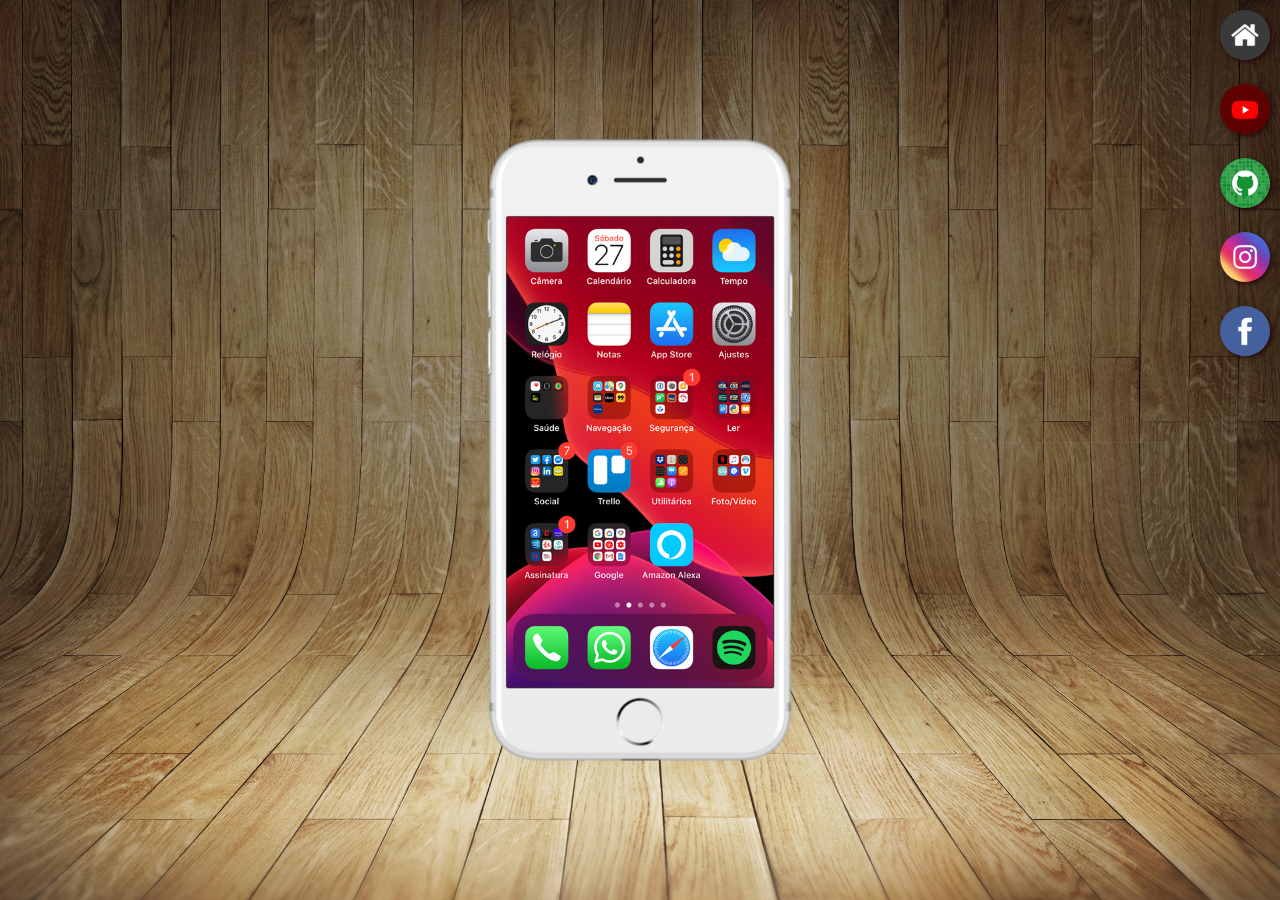
<file: index.html>
<!DOCTYPE html>
<html lang="pt-br">
<head>
    <meta charset="UTF-8">
    <meta name="viewport" content="width=device-width, initial-scale=1.0">
    <title>Projeto Redes Socias</title>
    <link rel="stylesheet" href="estilos/style.css">
    <link rel="shortcut icon" href="favicon.ico" type="image/x-icon">
</head>
<body>
    <main>
        <section id="telefone">
            <iframe src="home.html" name="tela" id="tela" frameborder="0"> Seu navegador não é compatível com isso</iframe>
           
        </section>

        <section id="redes-sociais">
            <a href="home.html" target="tela"><img src="imagens/logo-home.jpg" alt="Home"></a><br>

            <a href="youtube.html" target="tela"><img src="imagens/logo-youtube.jpg" alt="YouTube"></a><br>


            <a href="github.html" target="tela"><img src="imagens/logo-github.jpg" alt="GitHub"></a><br>

            <a href="instagram.html" target="tela"><img src="imagens/logo-instagram.jpg" alt="Instagram"></a><br>

            <a href="facebook.html" target="tela"><img src="imagens/logo-facebook.jpg" alt="Facebook"></a>

        </section>
    </main>
</body>
</html>
</file>
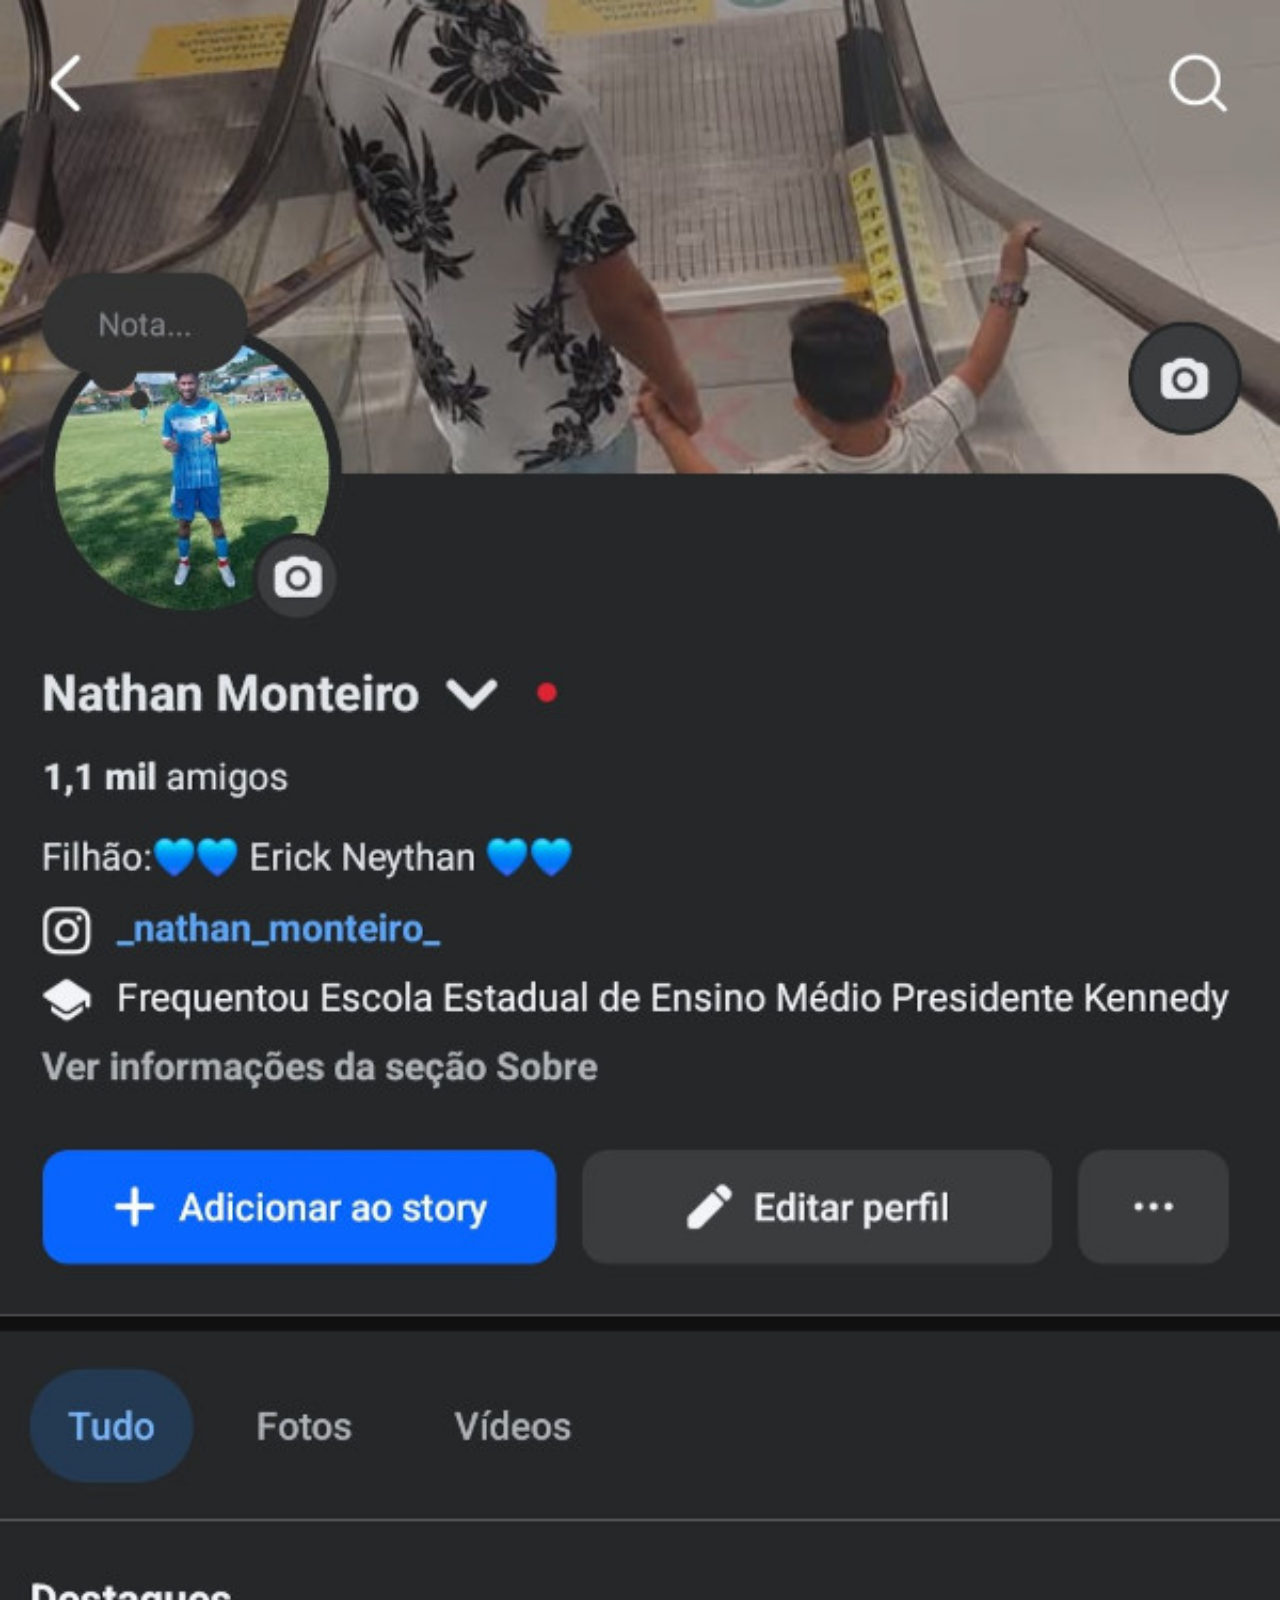
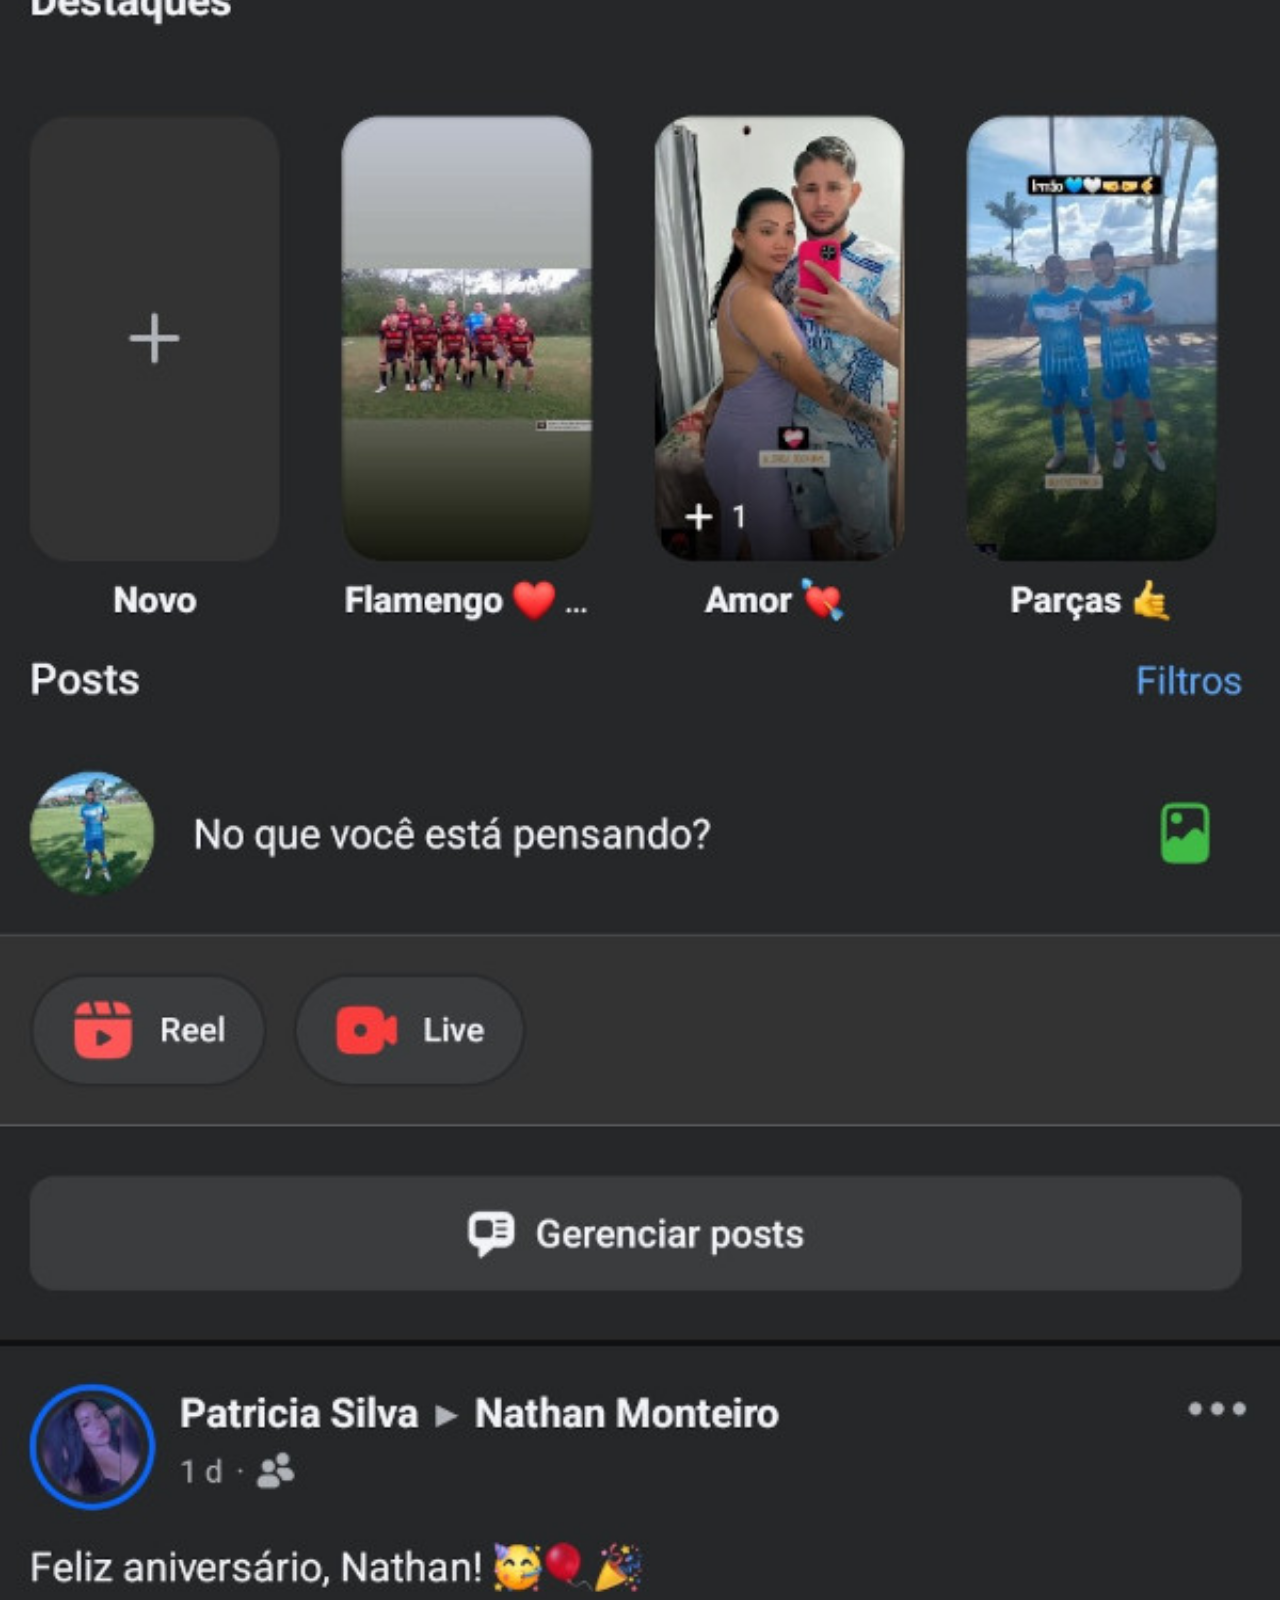
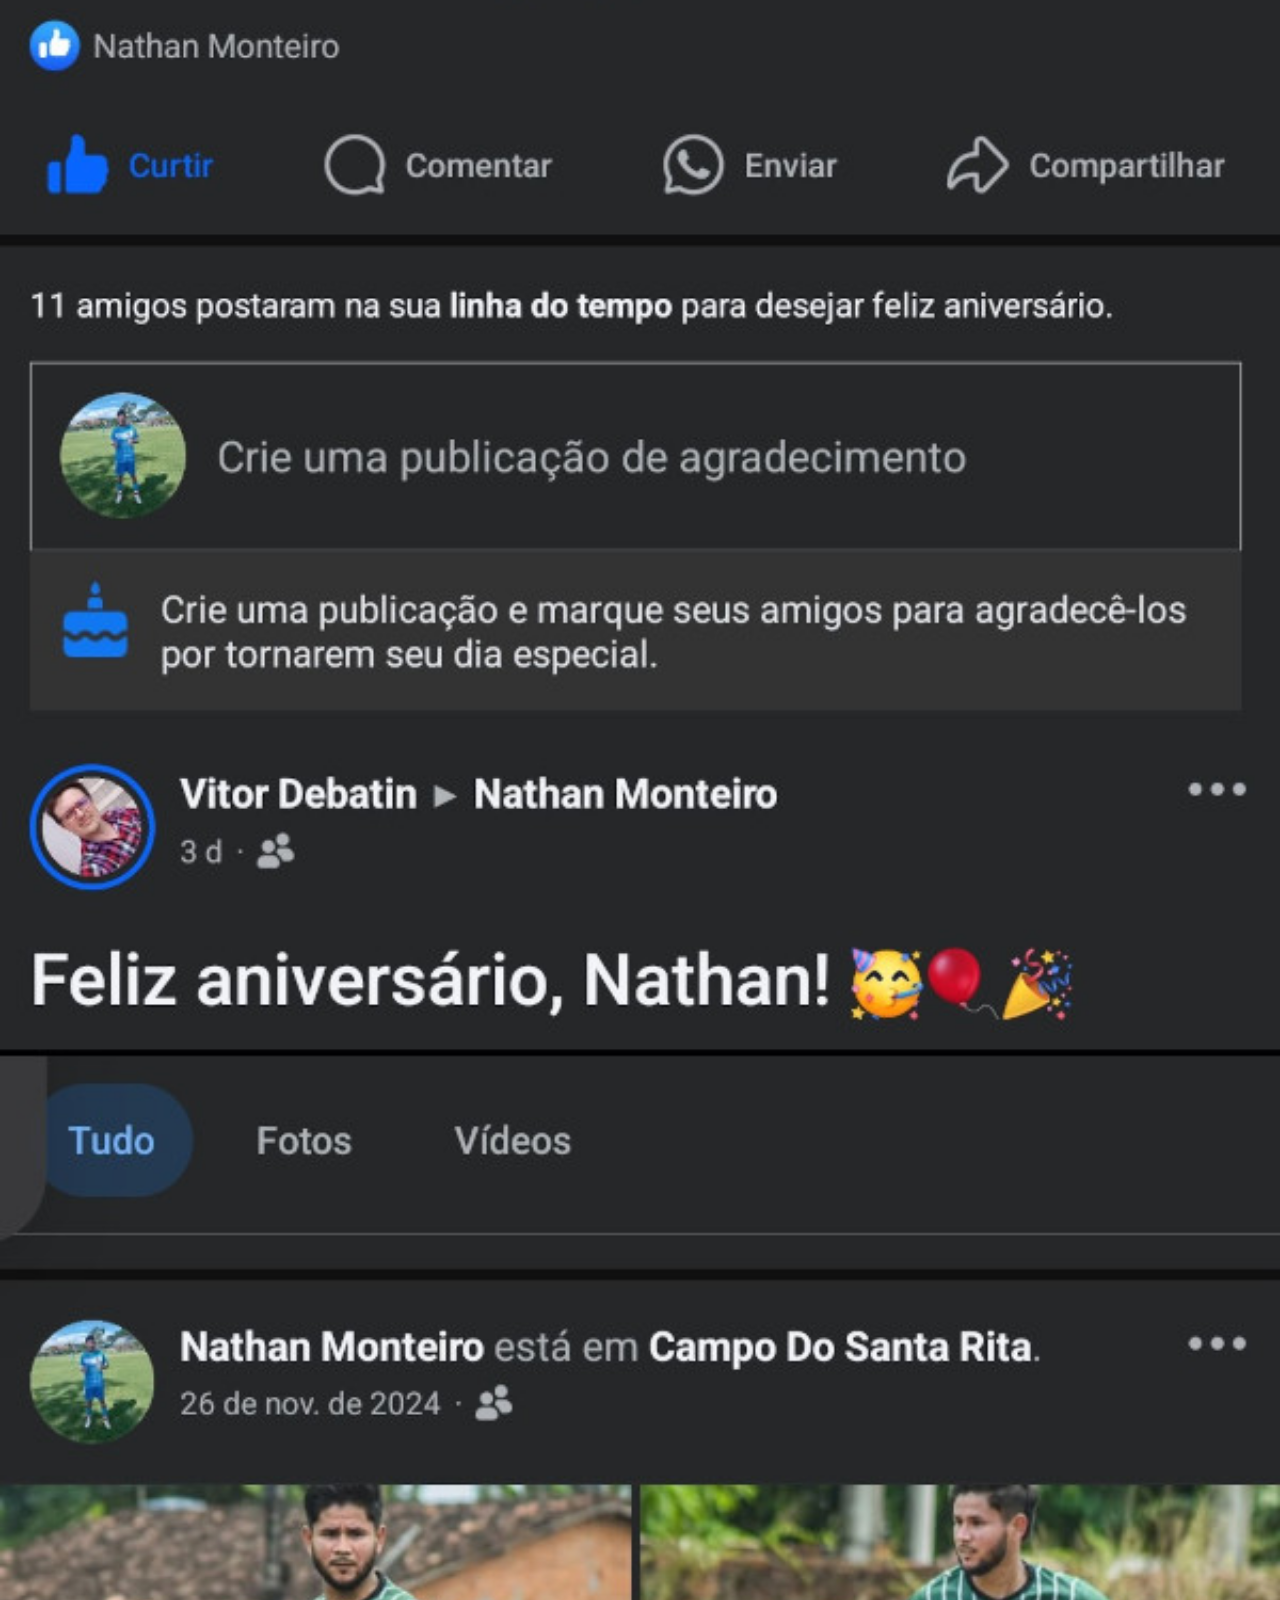
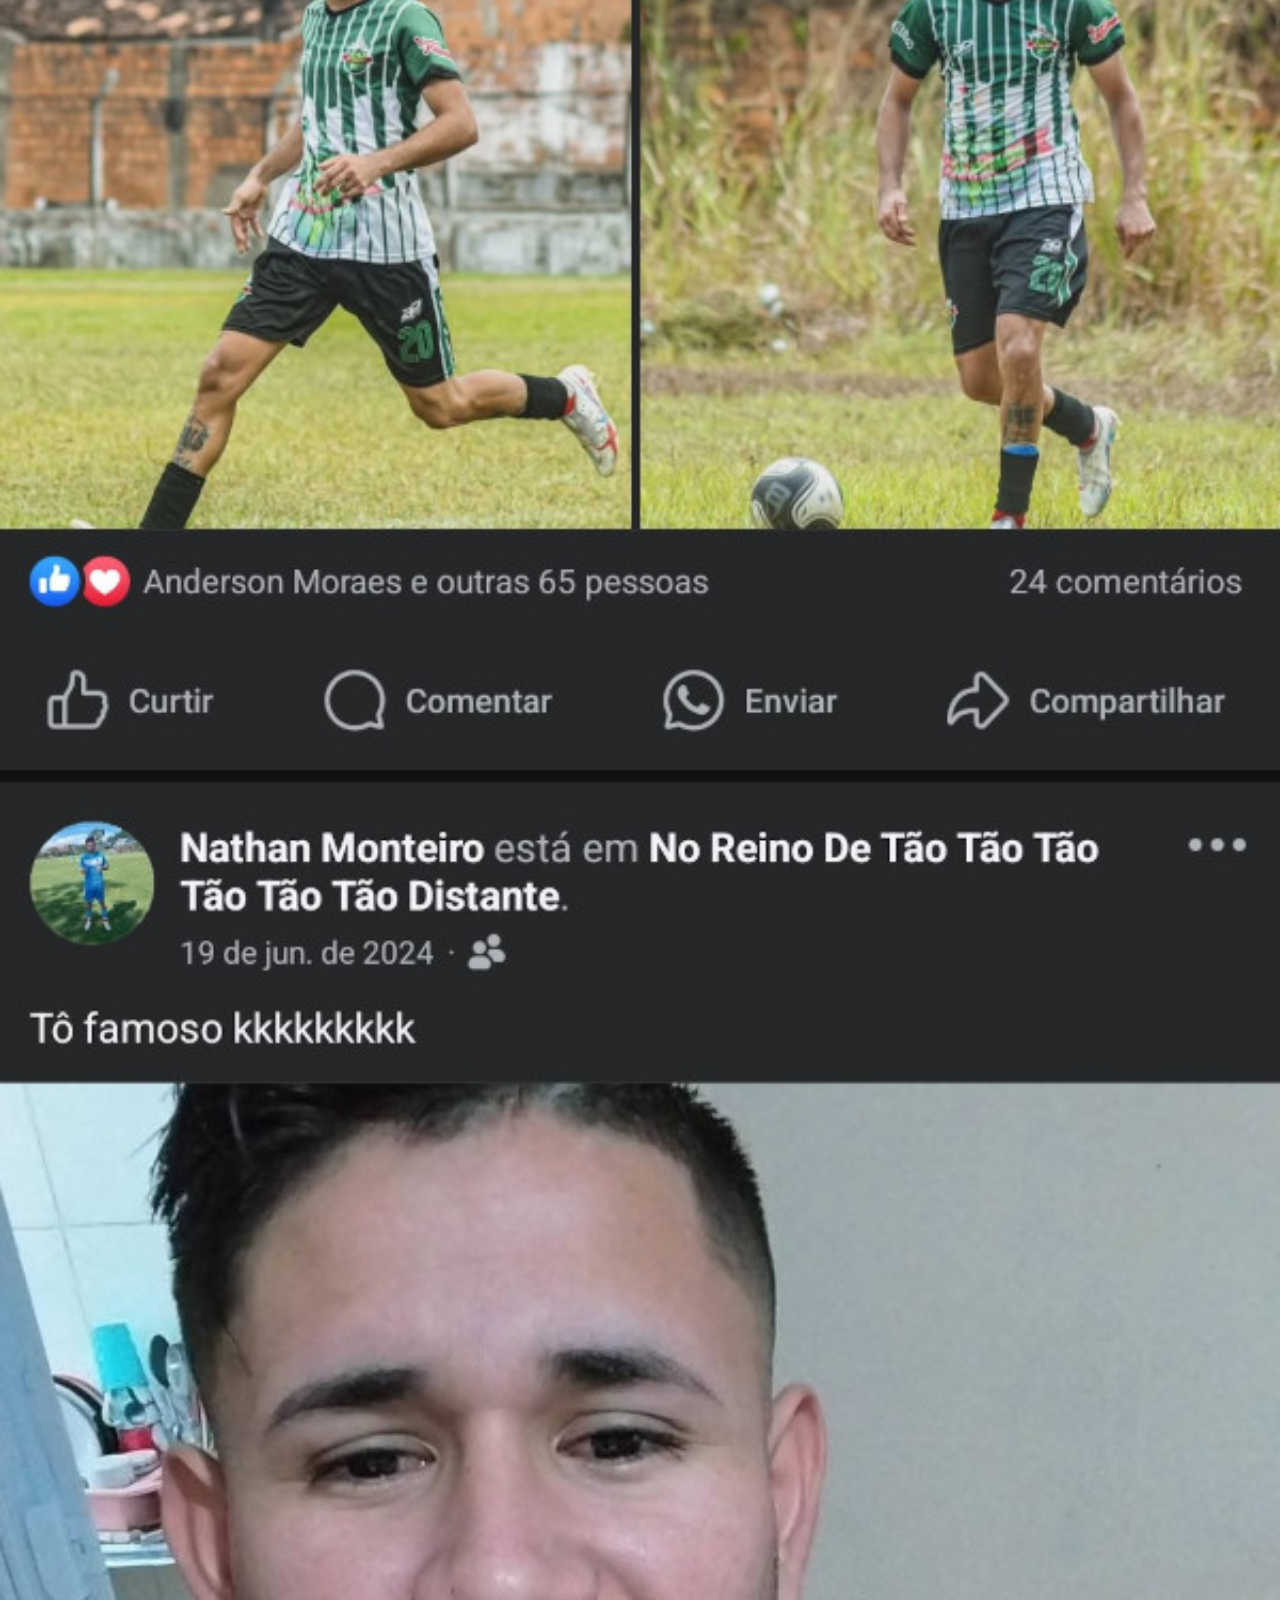
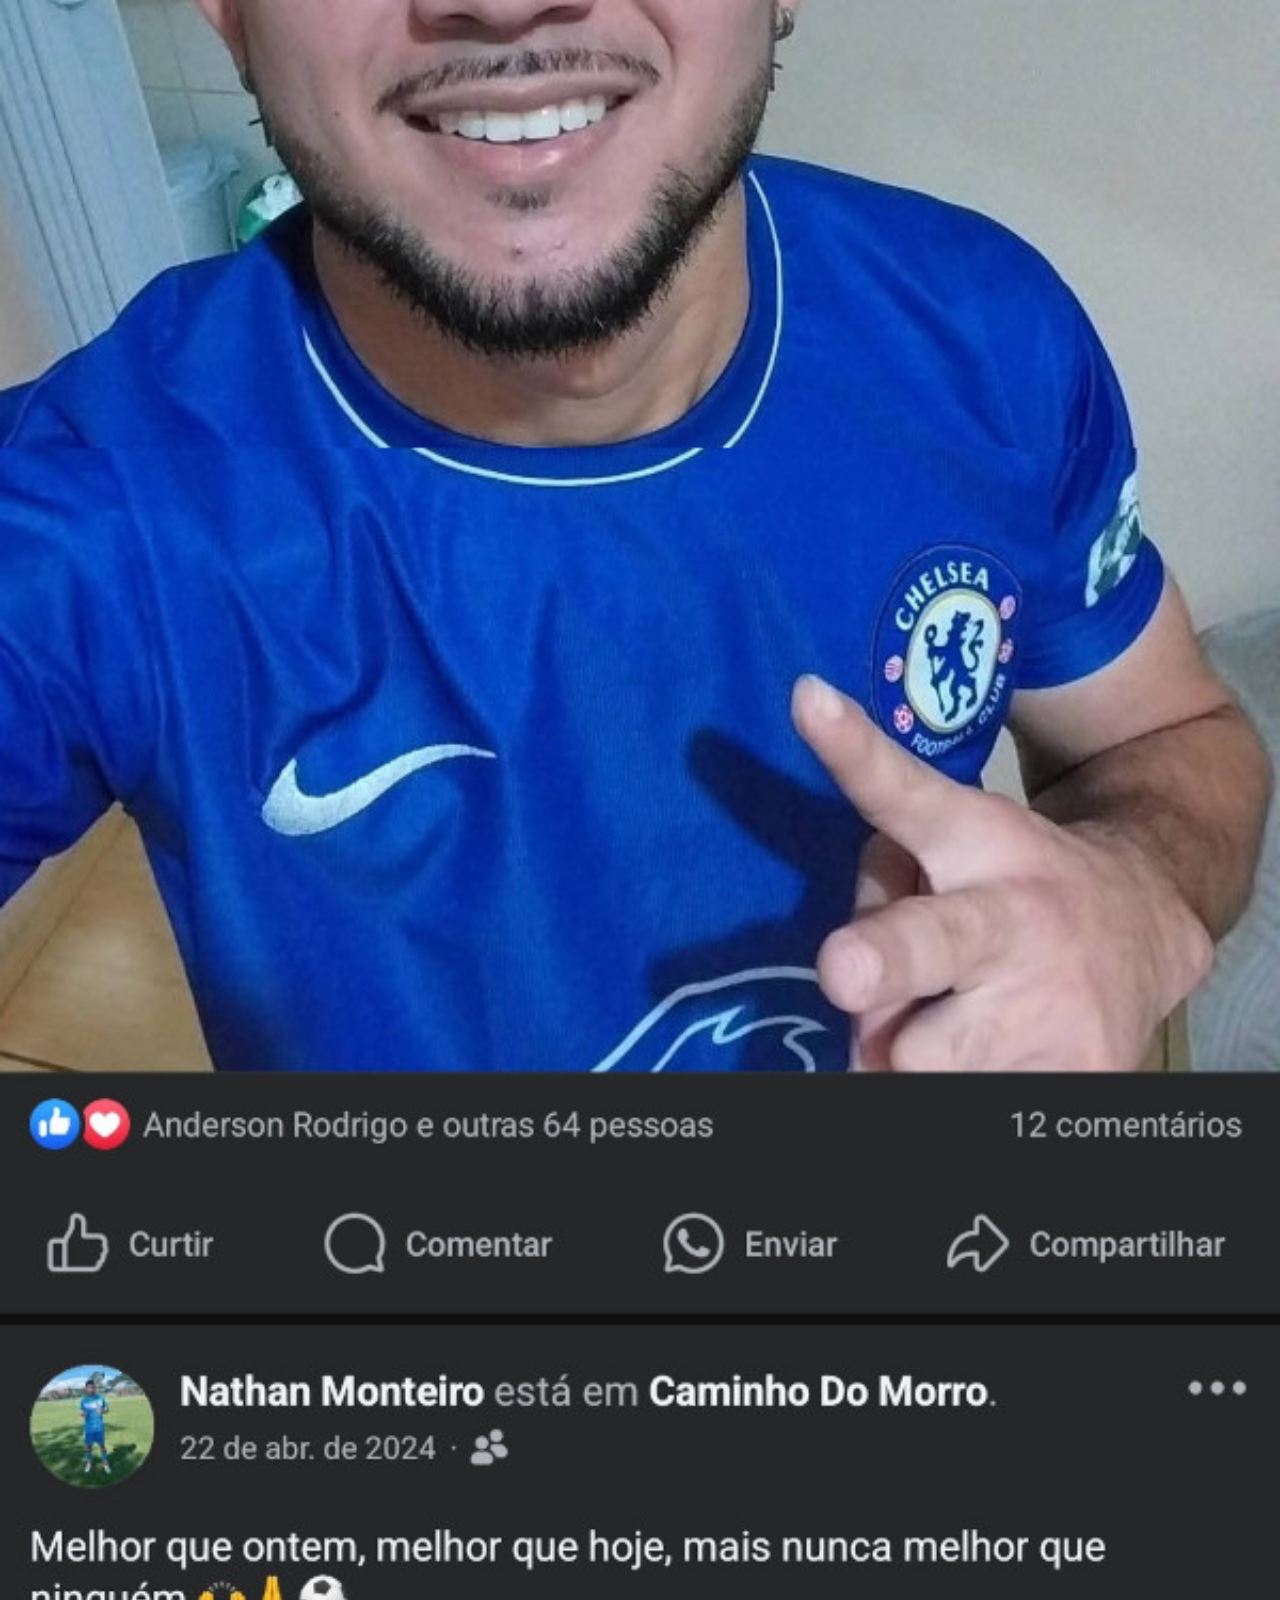
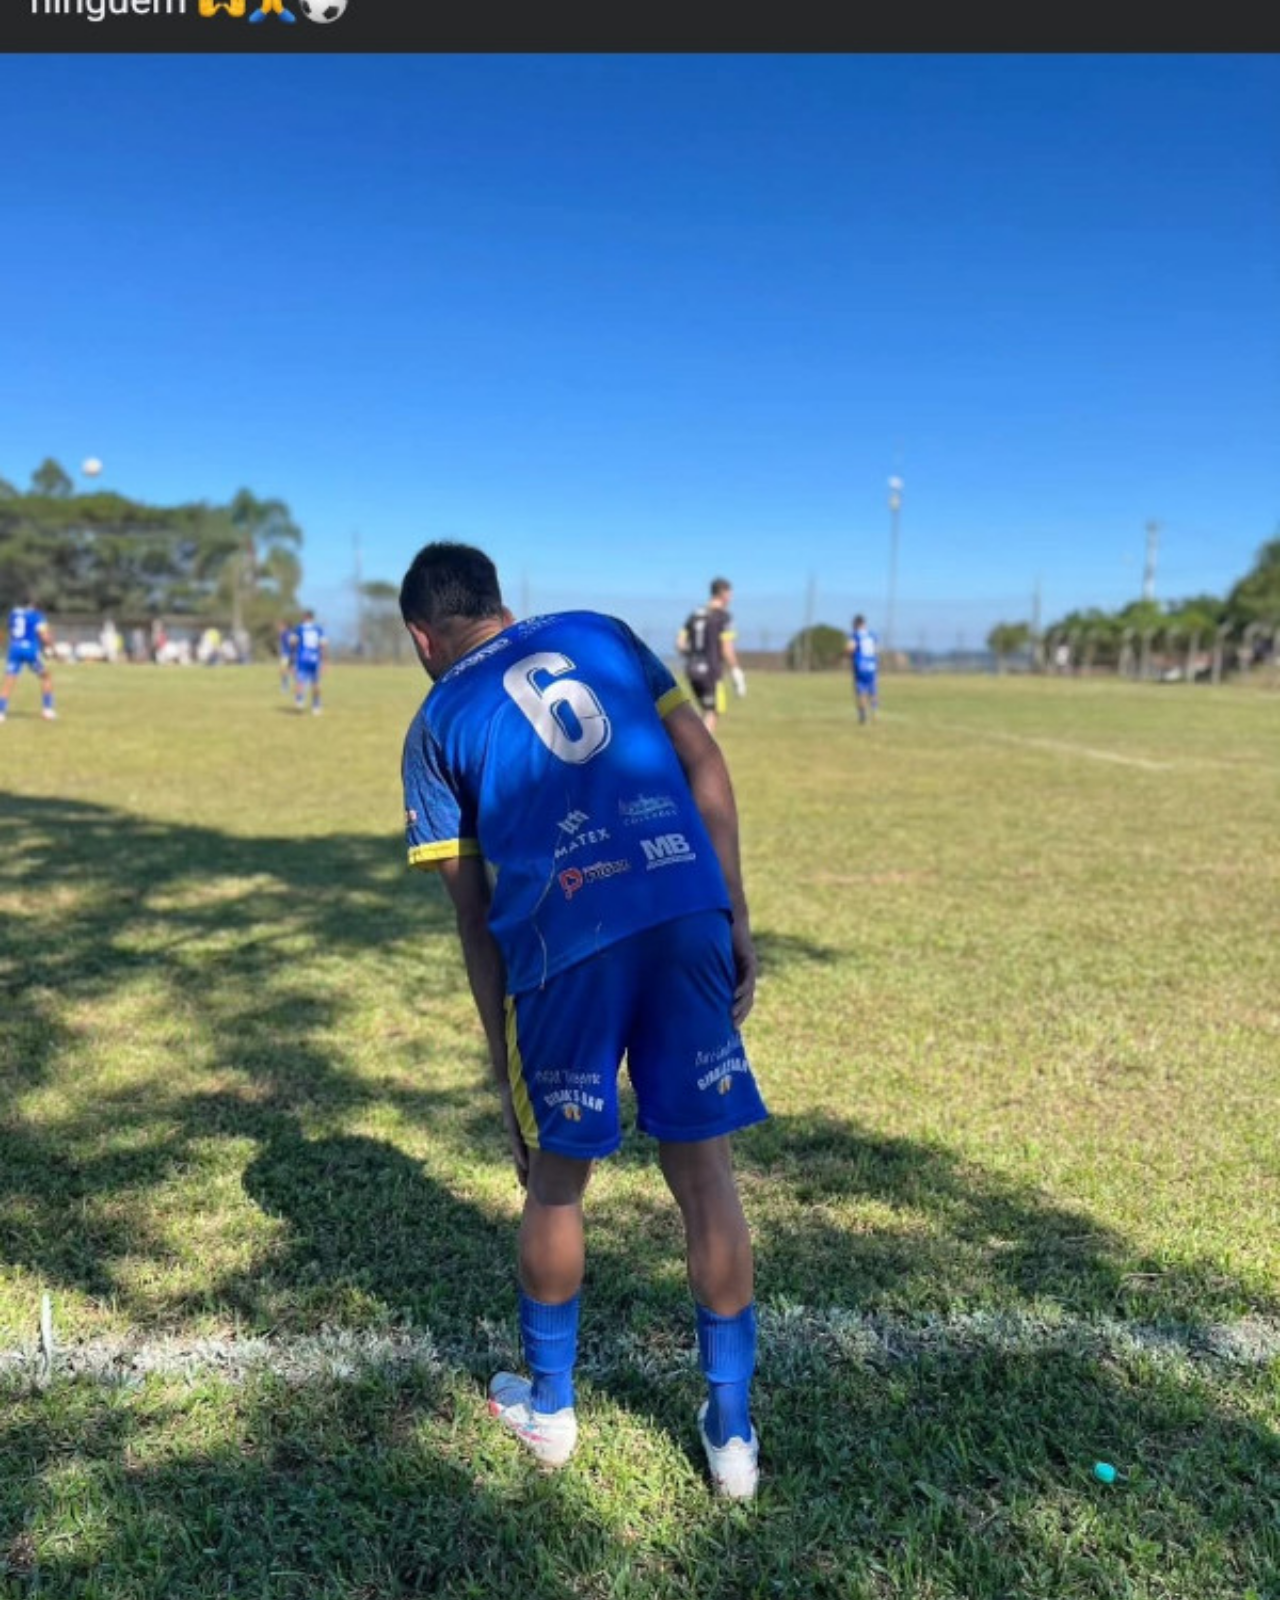
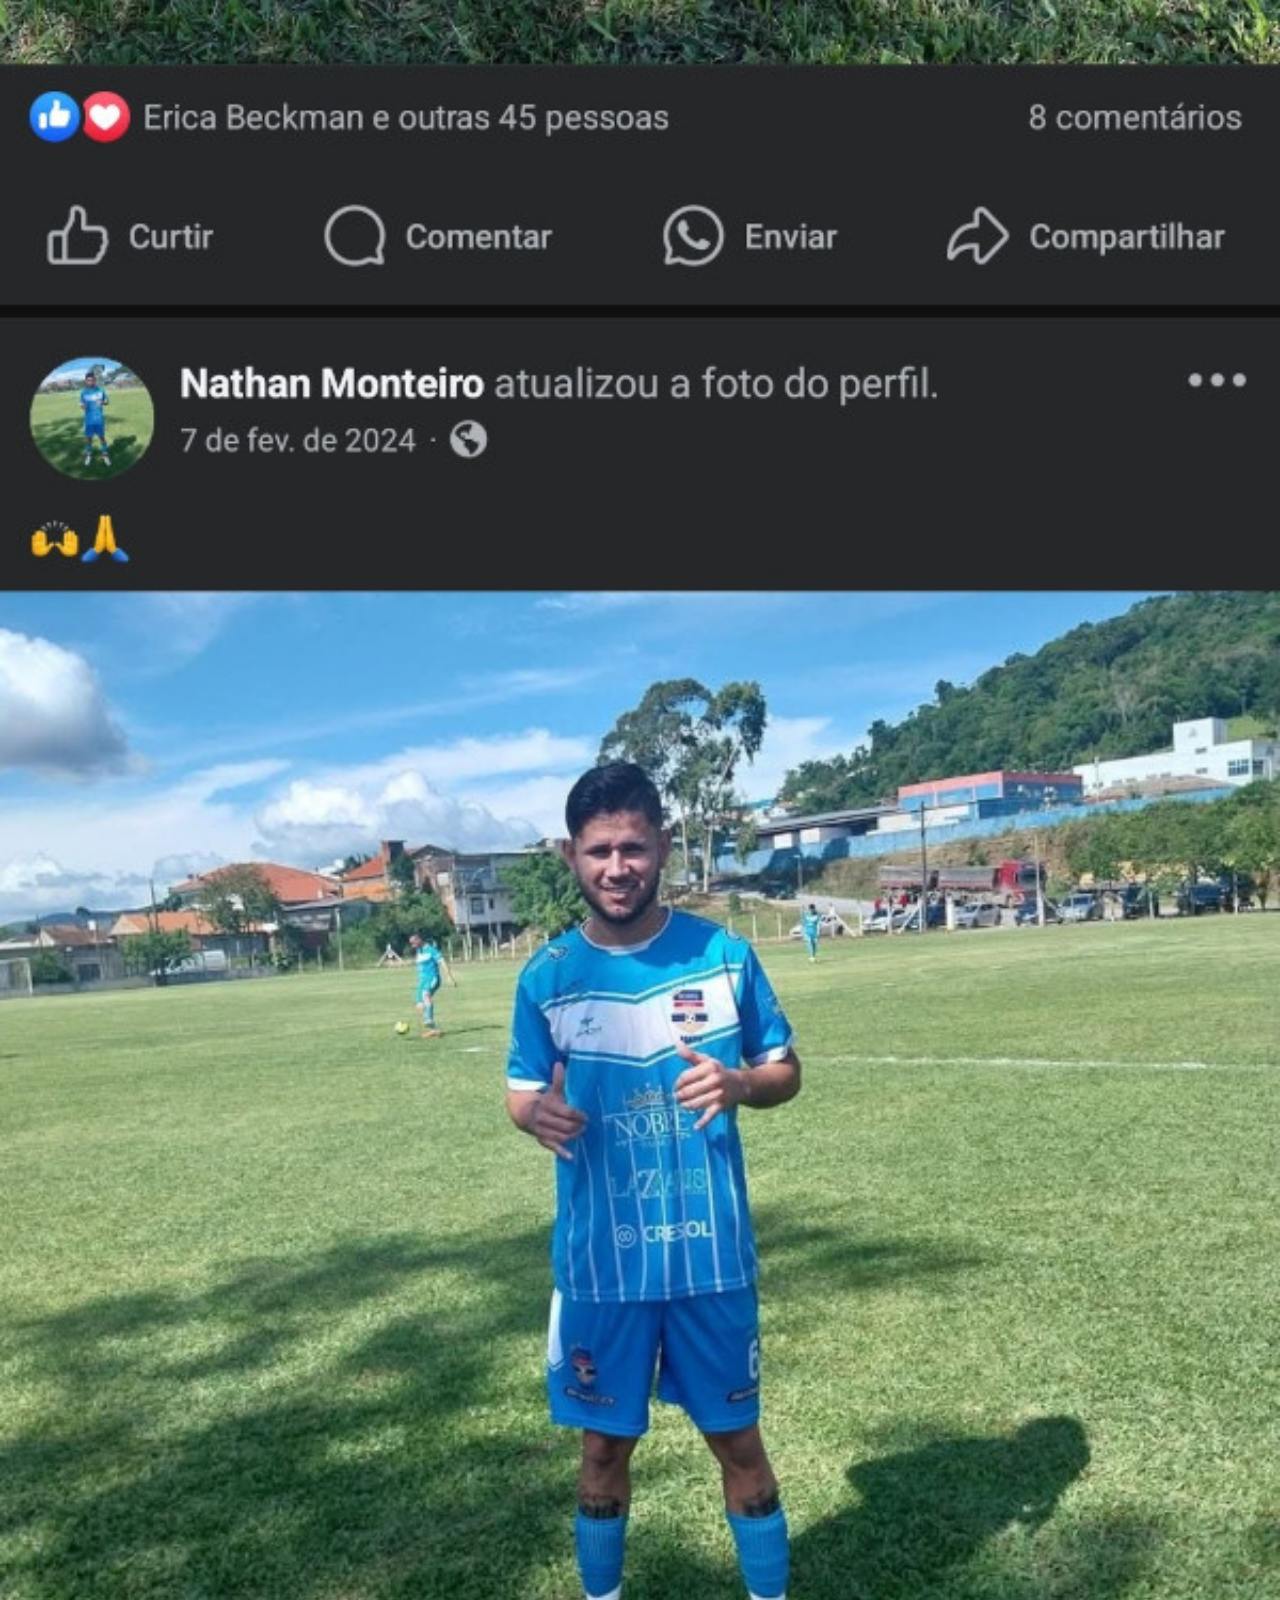
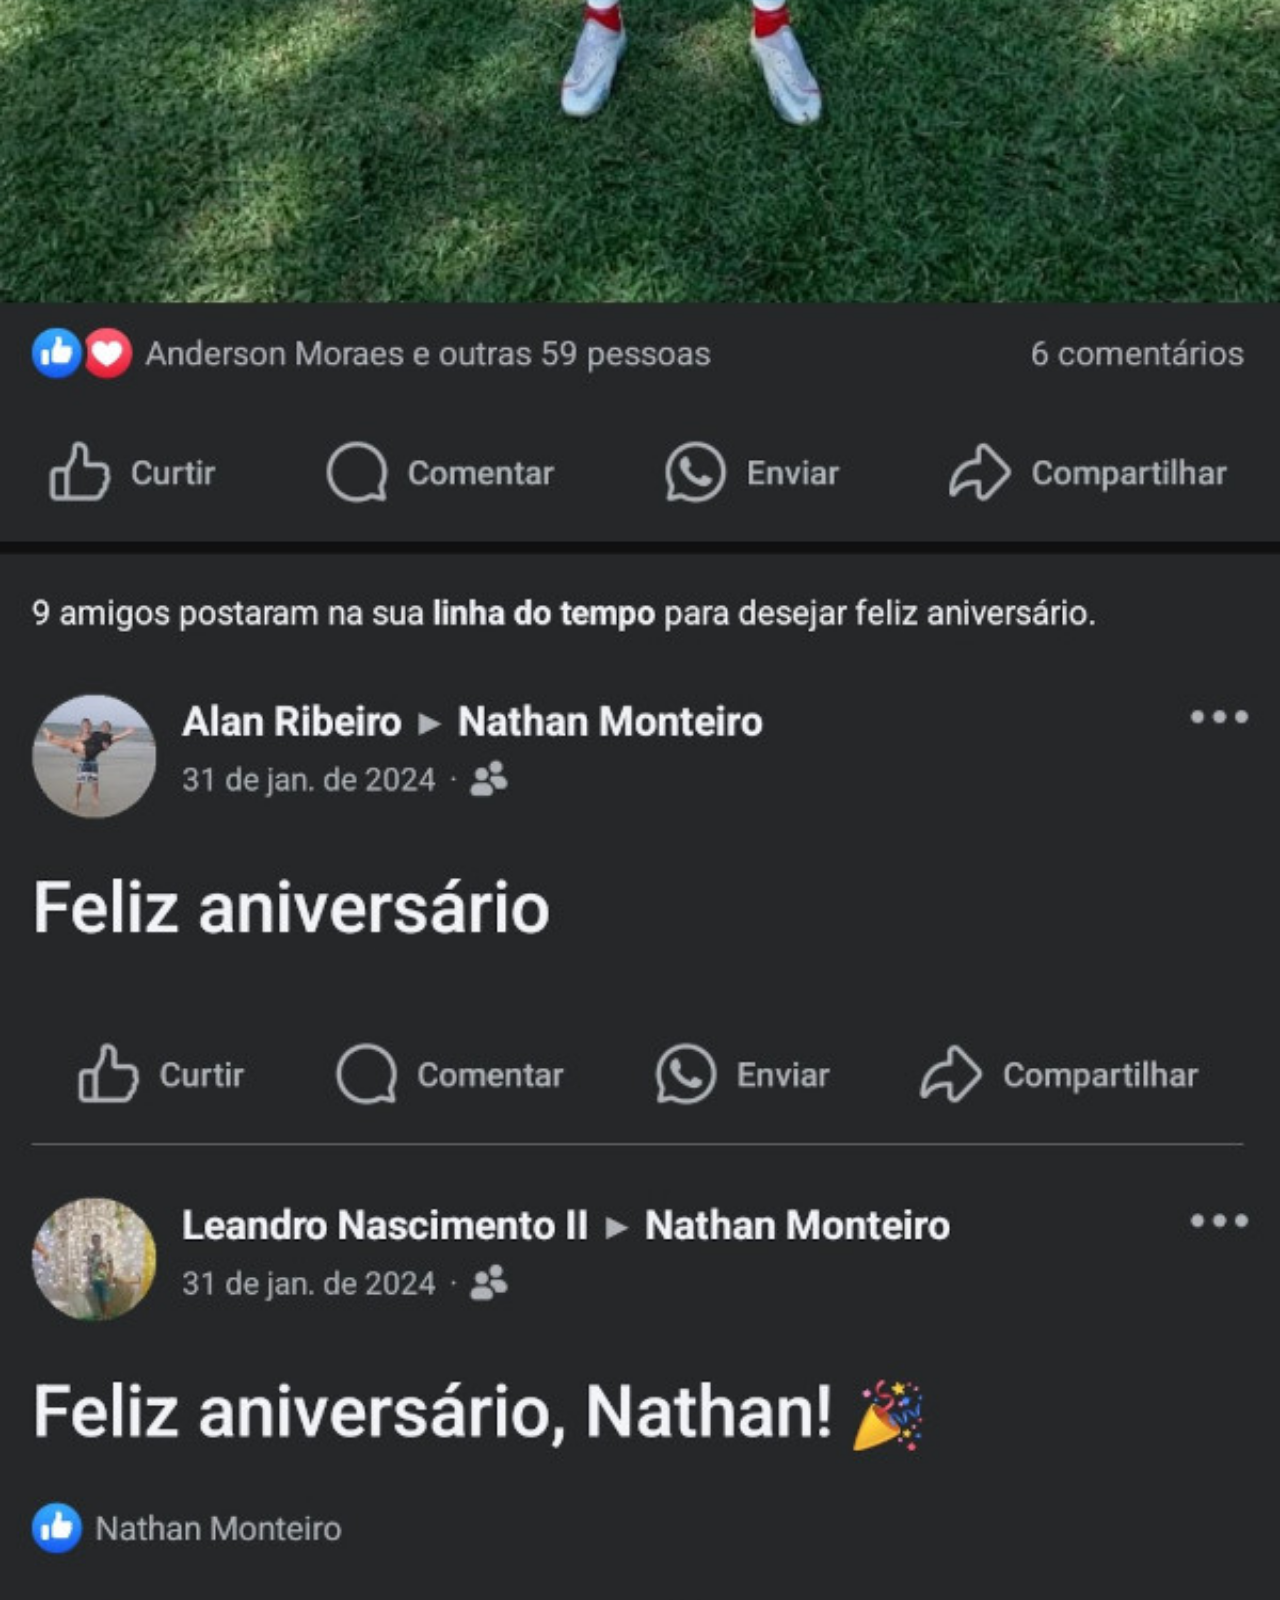
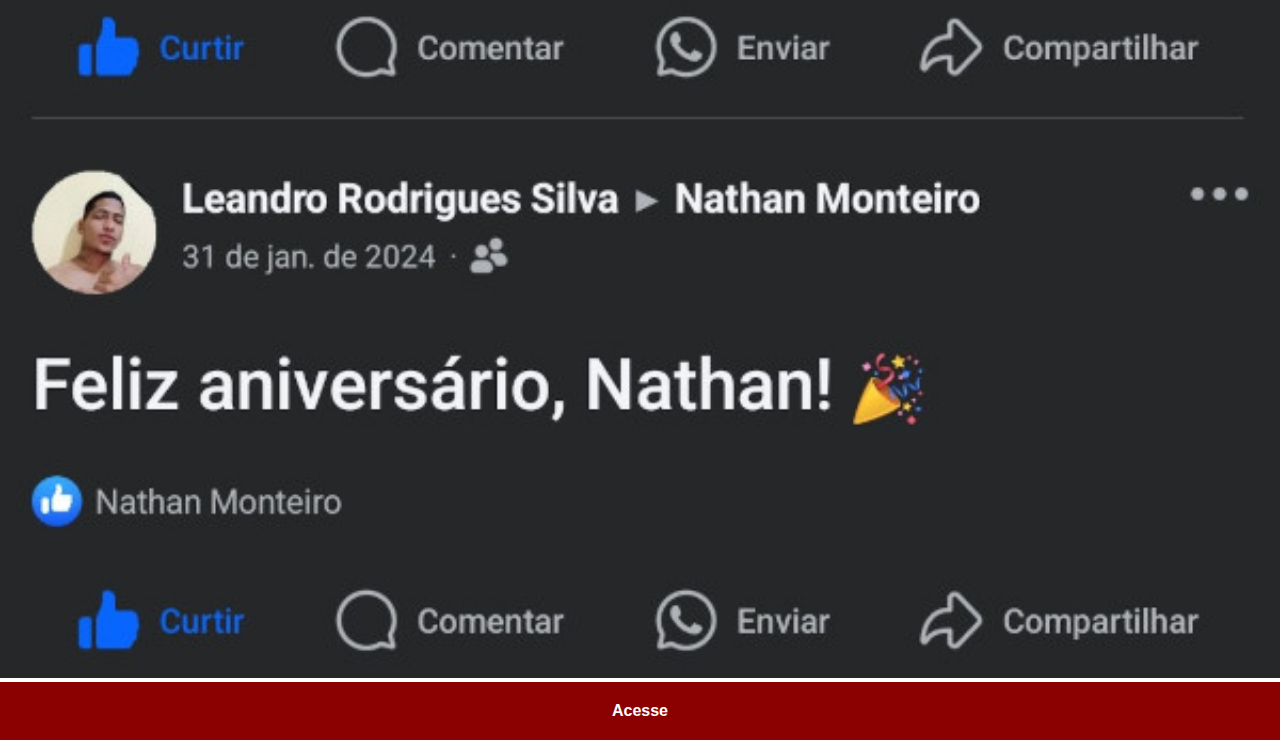
<file: facebook.html>
<!DOCTYPE html>
<html lang="pt-br">
<head>
    <meta charset="UTF-8">
    <meta name="viewport" content="width=device-width, initial-scale=1.0">
    <title>Facebook</title>
    <link rel="stylesheet" href="estilos/social.css">
</head>
<body>
    <img src="imagens/tela-facebook.jpg" alt="">
    <a href="https://www.facebook.com/profile.php?id=100076514246978" target="_blank">Acesse</a>
</body>
</html>
</file>
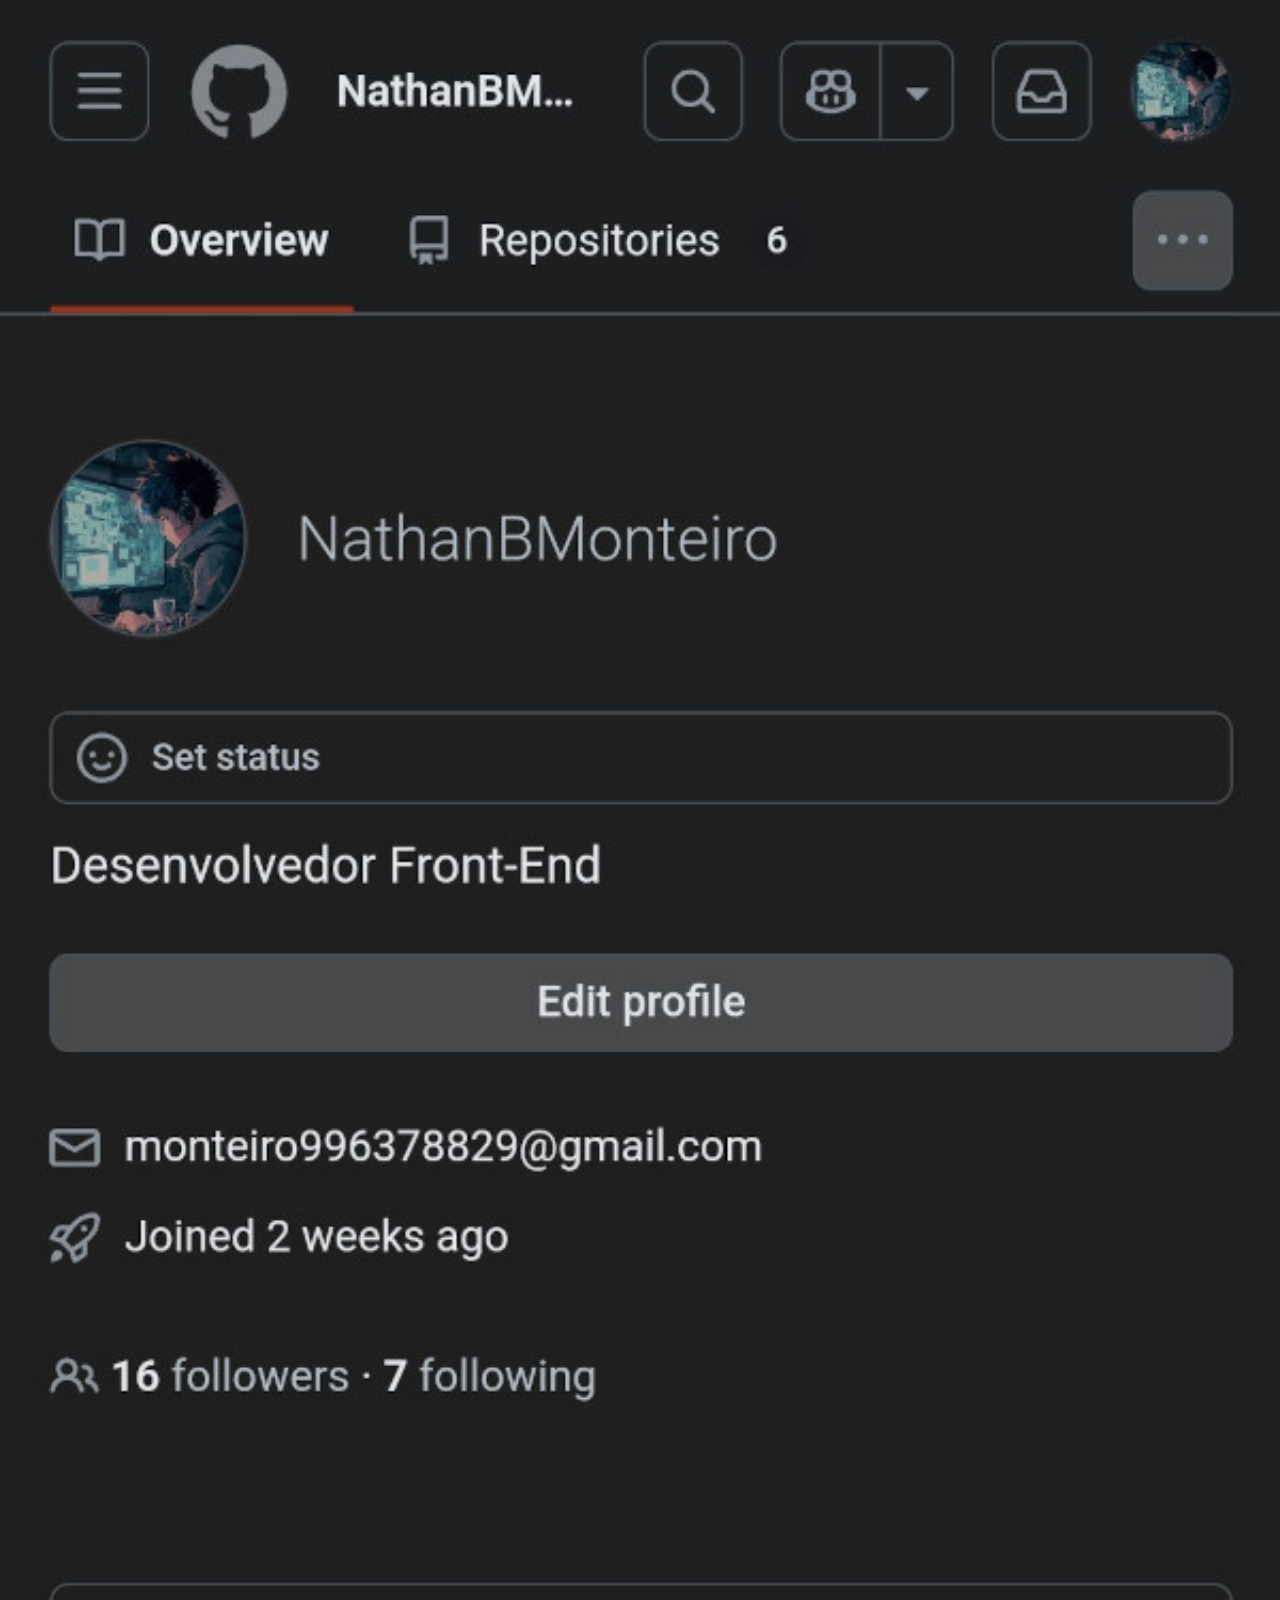
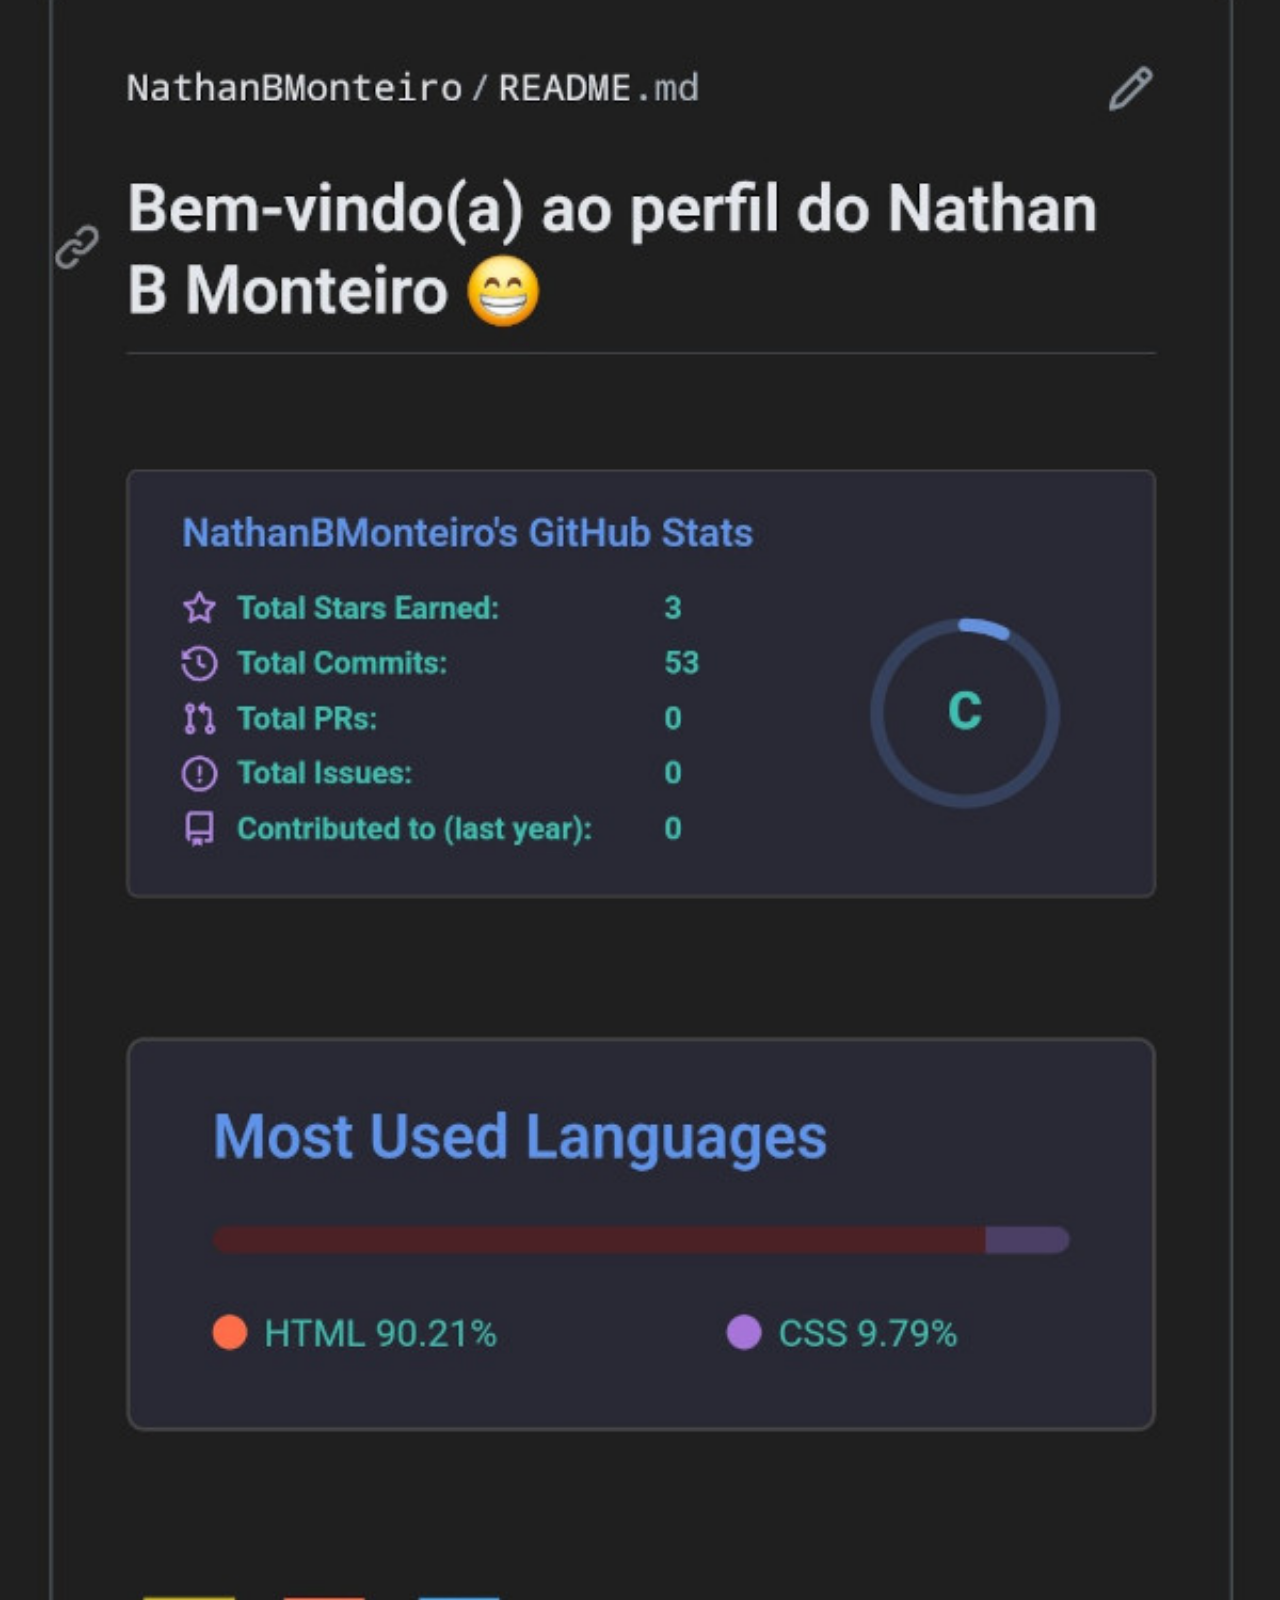
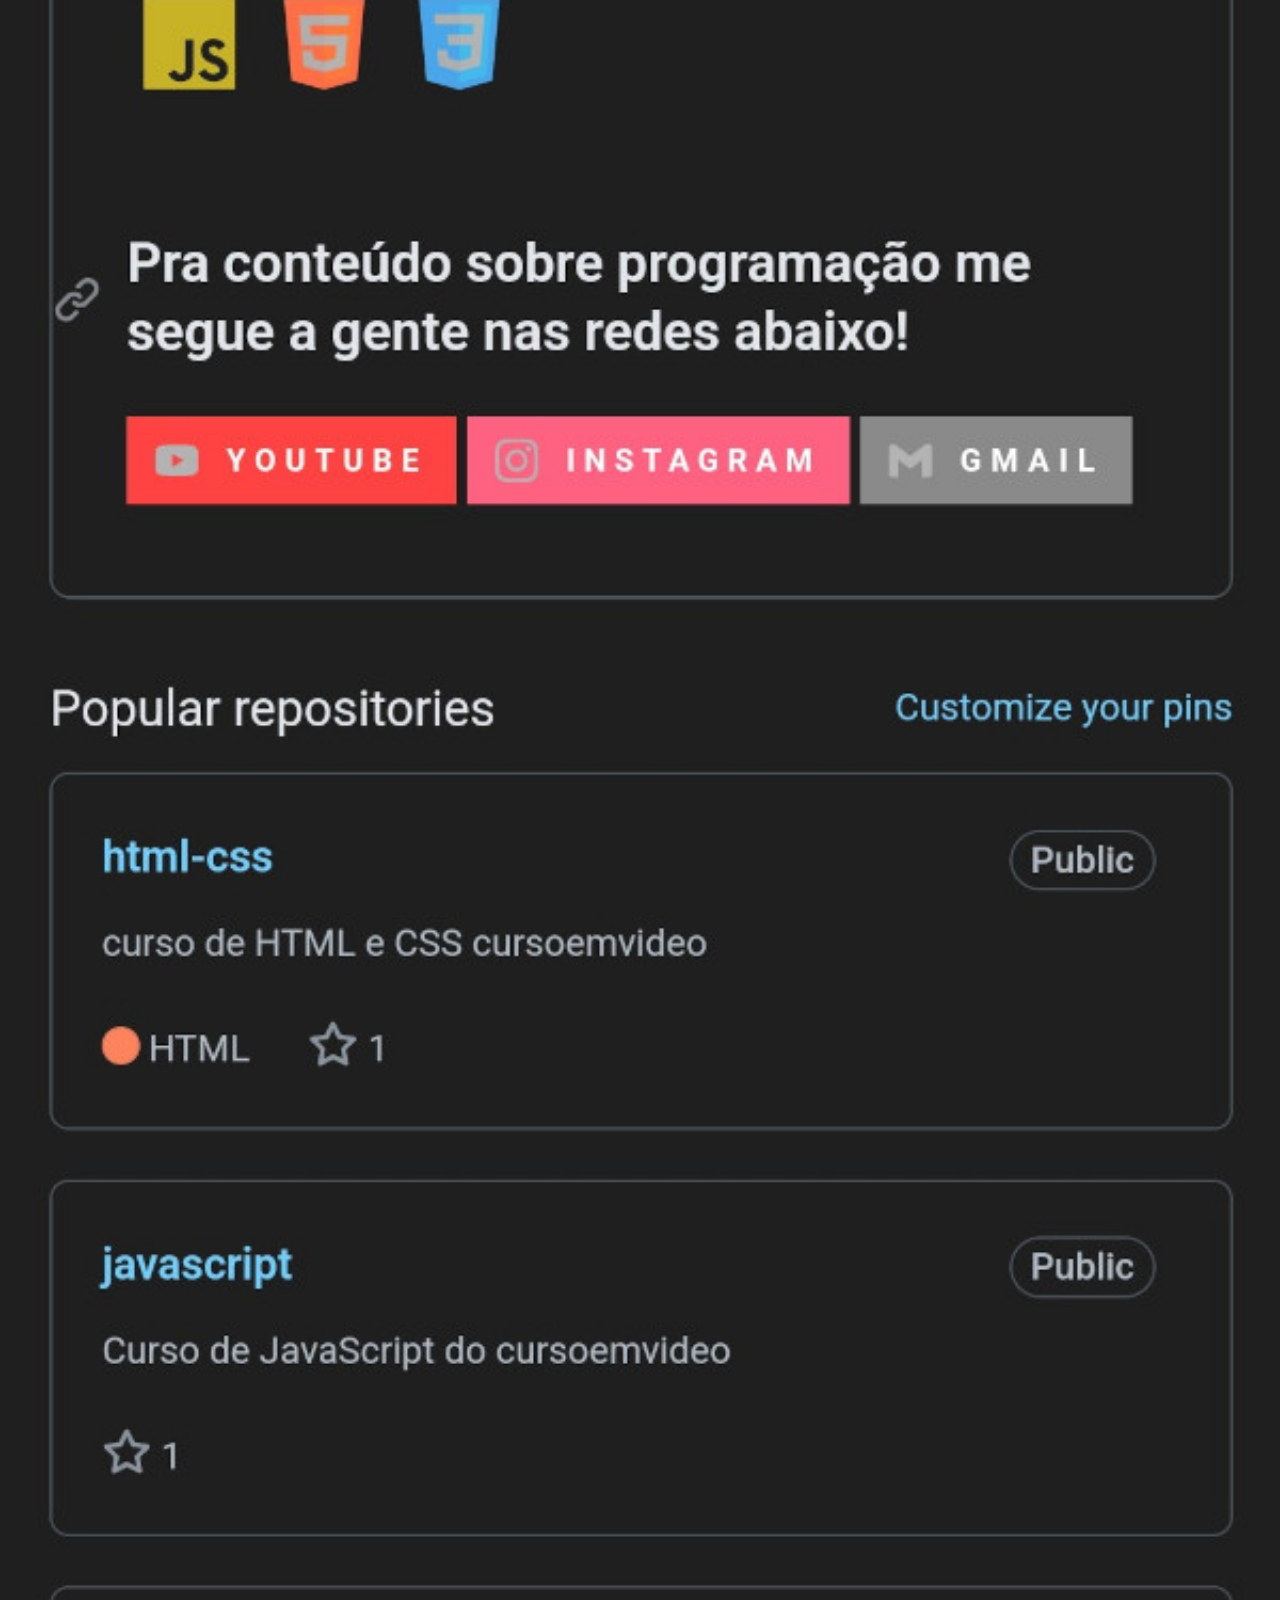
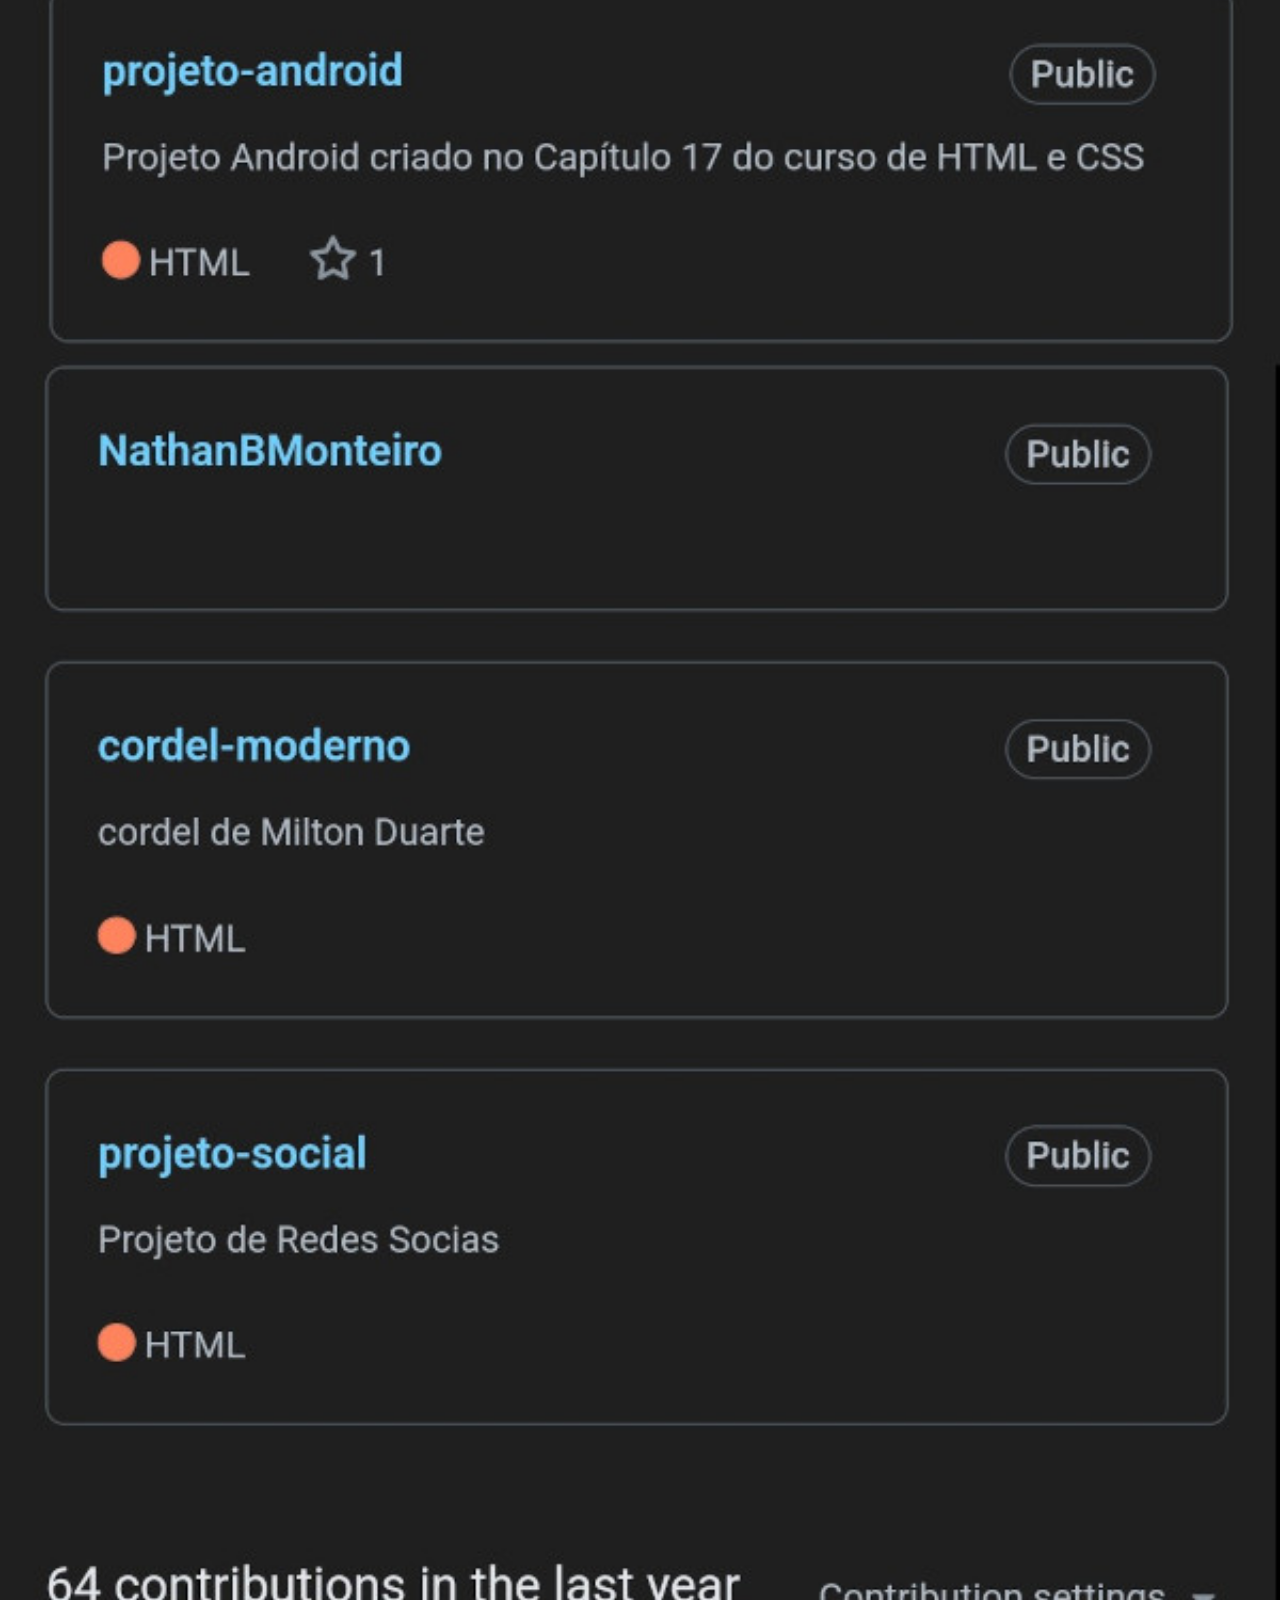
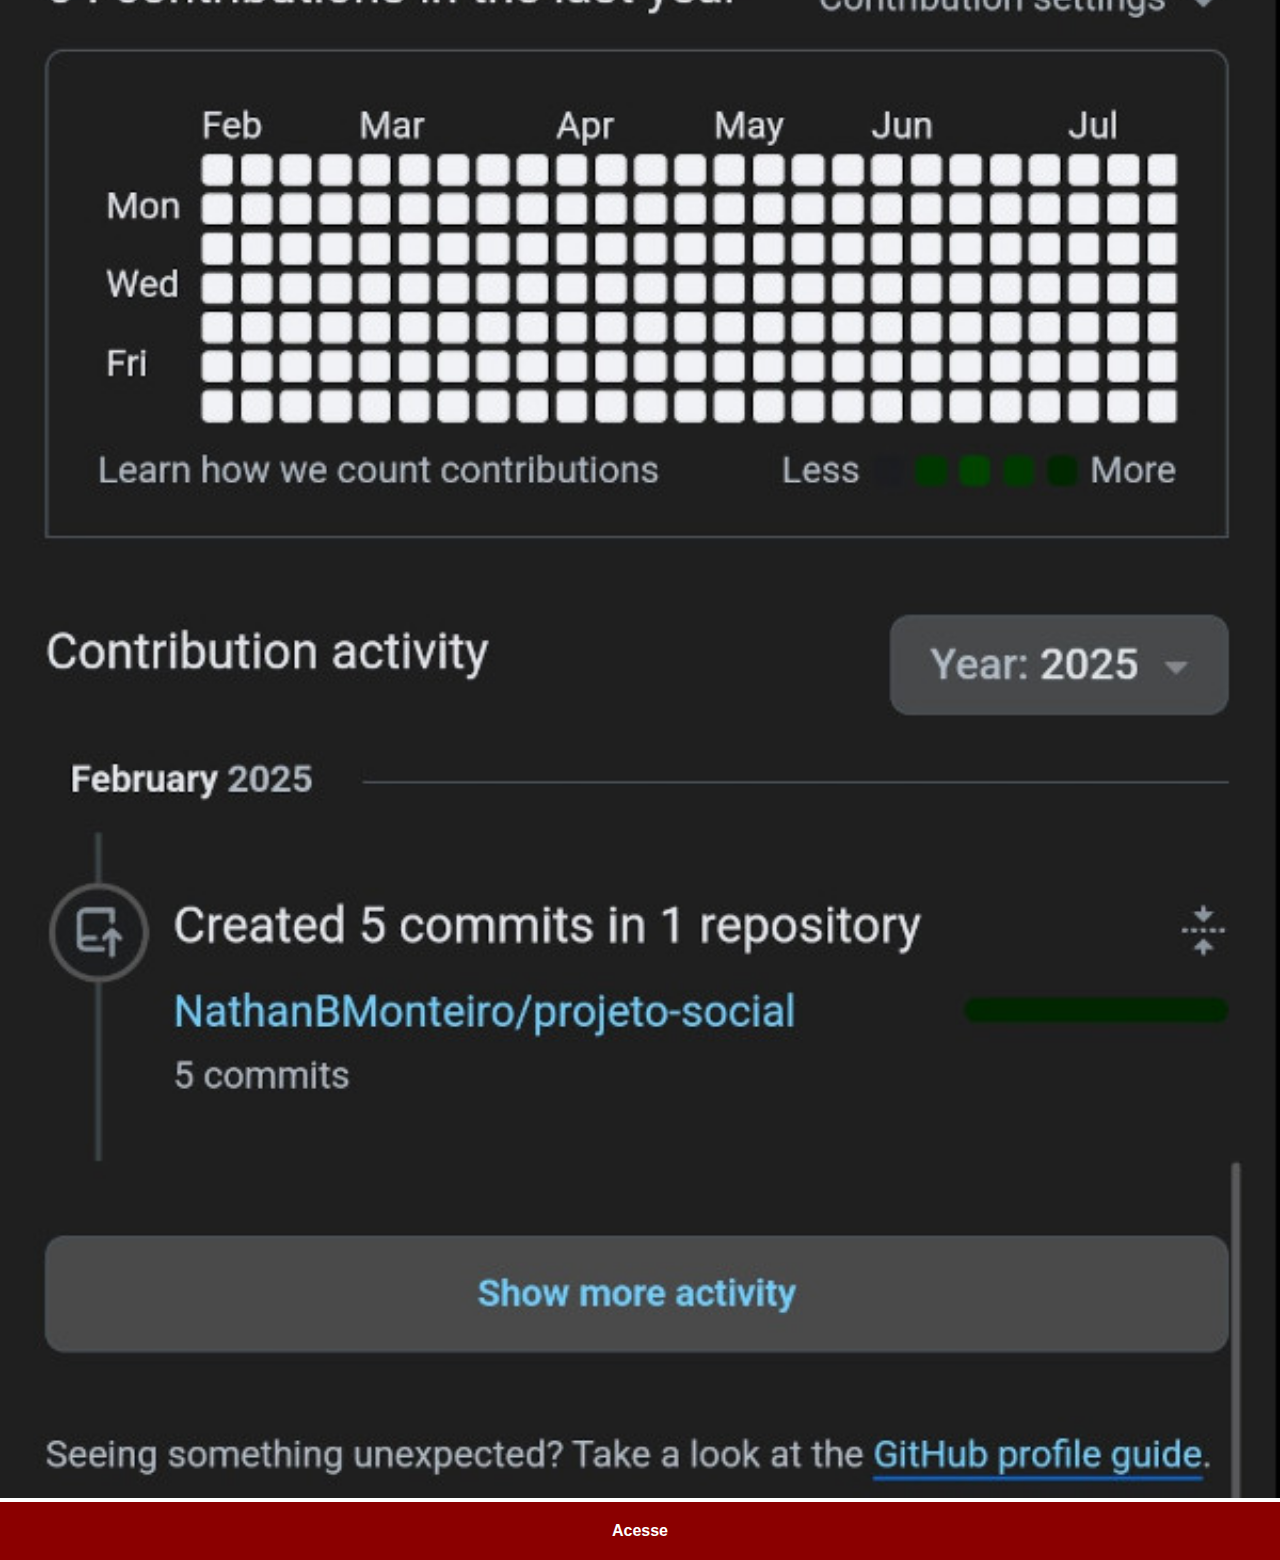
<file: github.html>
<!DOCTYPE html>
<html lang="pt-br">
<head>
    <meta charset="UTF-8">
    <meta name="viewport" content="width=device-width, initial-scale=1.0">
    <title>GitHub</title>
    <link rel="stylesheet" href="estilos/social.css">
</head>
<body>
    <img src="imagens/tela-github.jpg" alt="GitHub">
    <a href="https://github.com/NathanBMonteiro" target="_blank">Acesse</a>
</body>
</html>
</file>
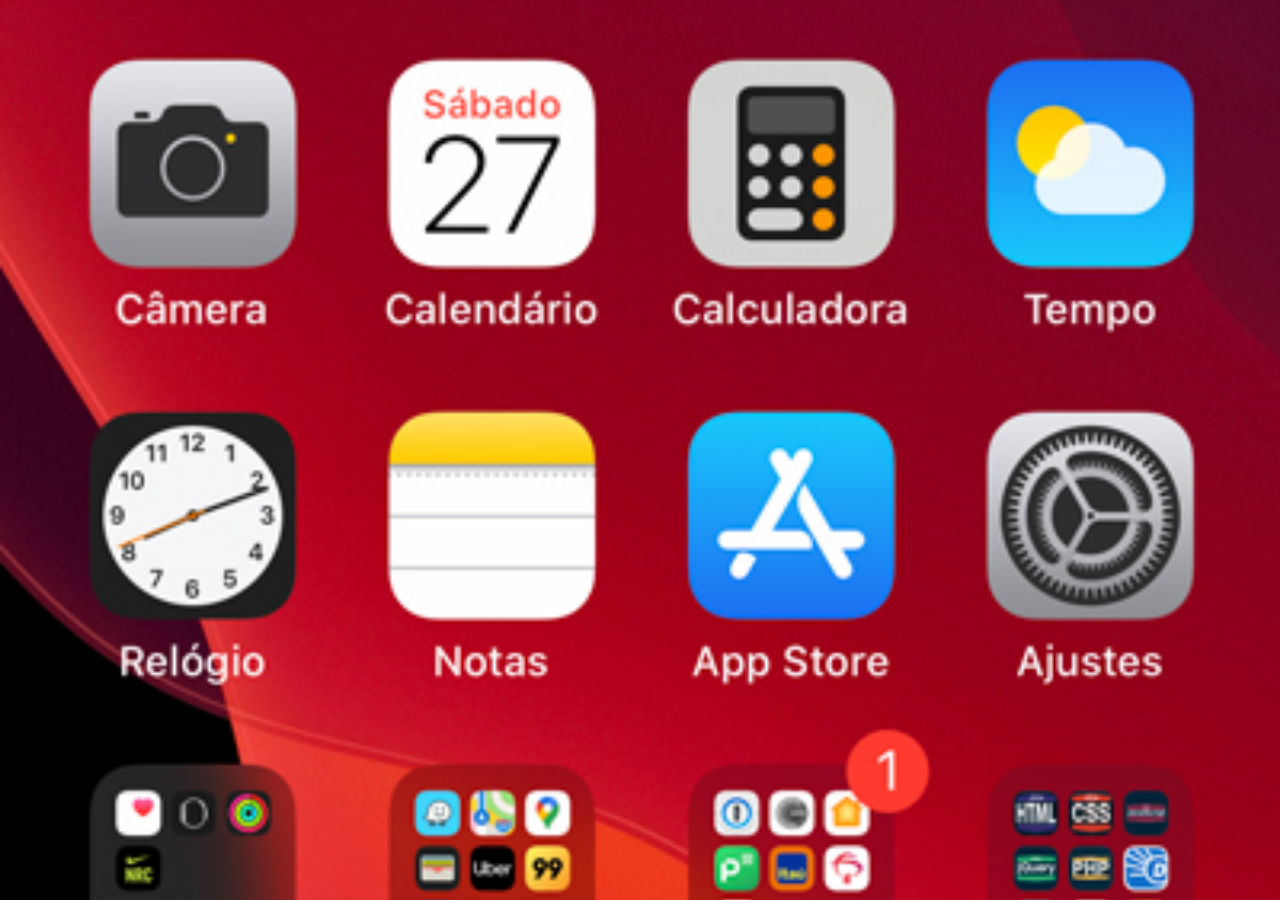
<file: home.html>
<!DOCTYPE html>
<html lang="pt-br">
<head>
    <meta charset="UTF-8">
    <meta name="viewport" content="width=device-width, initial-scale=1.0">
    <title>Home</title>
    <style>
       * {
        margin: 0px;
        padding: 0px;

       }

       body {
        width: 100vw;
        height: 100vh;
        background: black url('imagens/tela-home.jpg') no-repeat top center;
        background-size: cover;
       }
    </style>
</head>
<body>
    
</body>
</html>
</file>
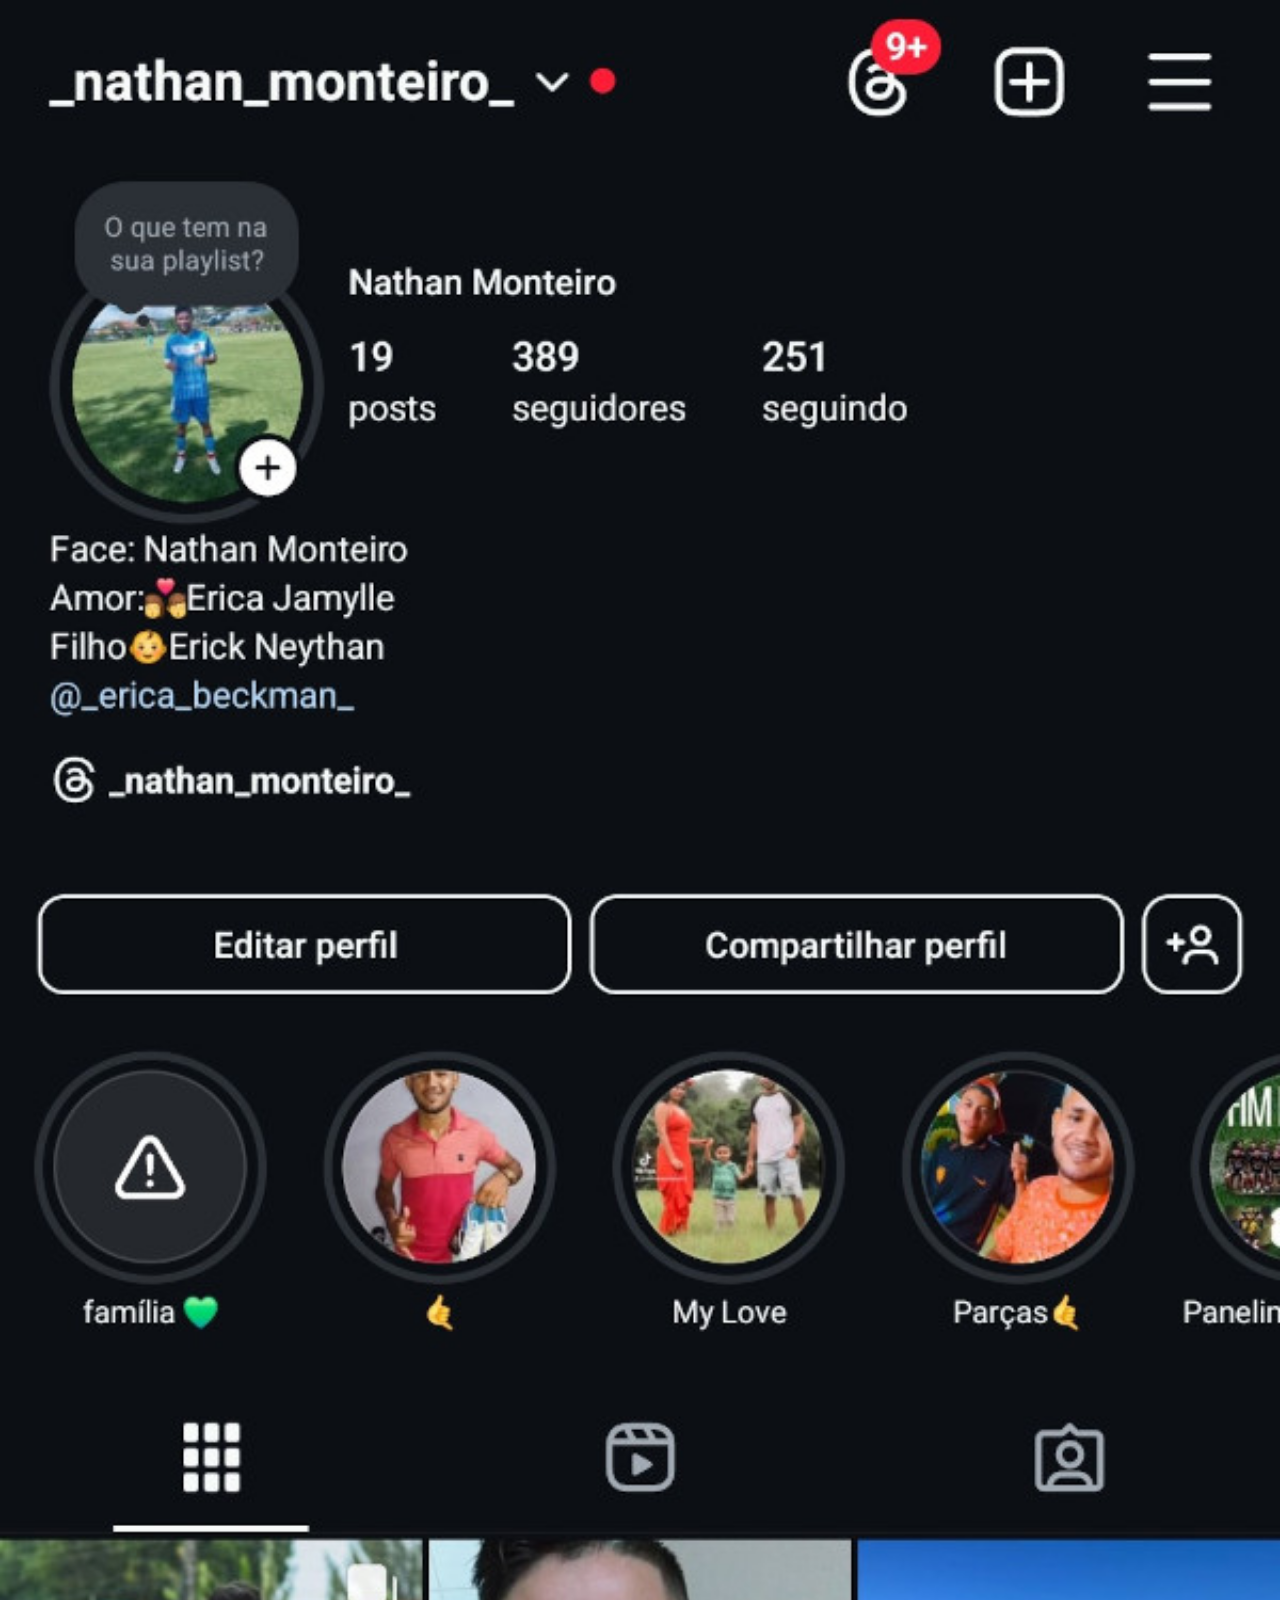
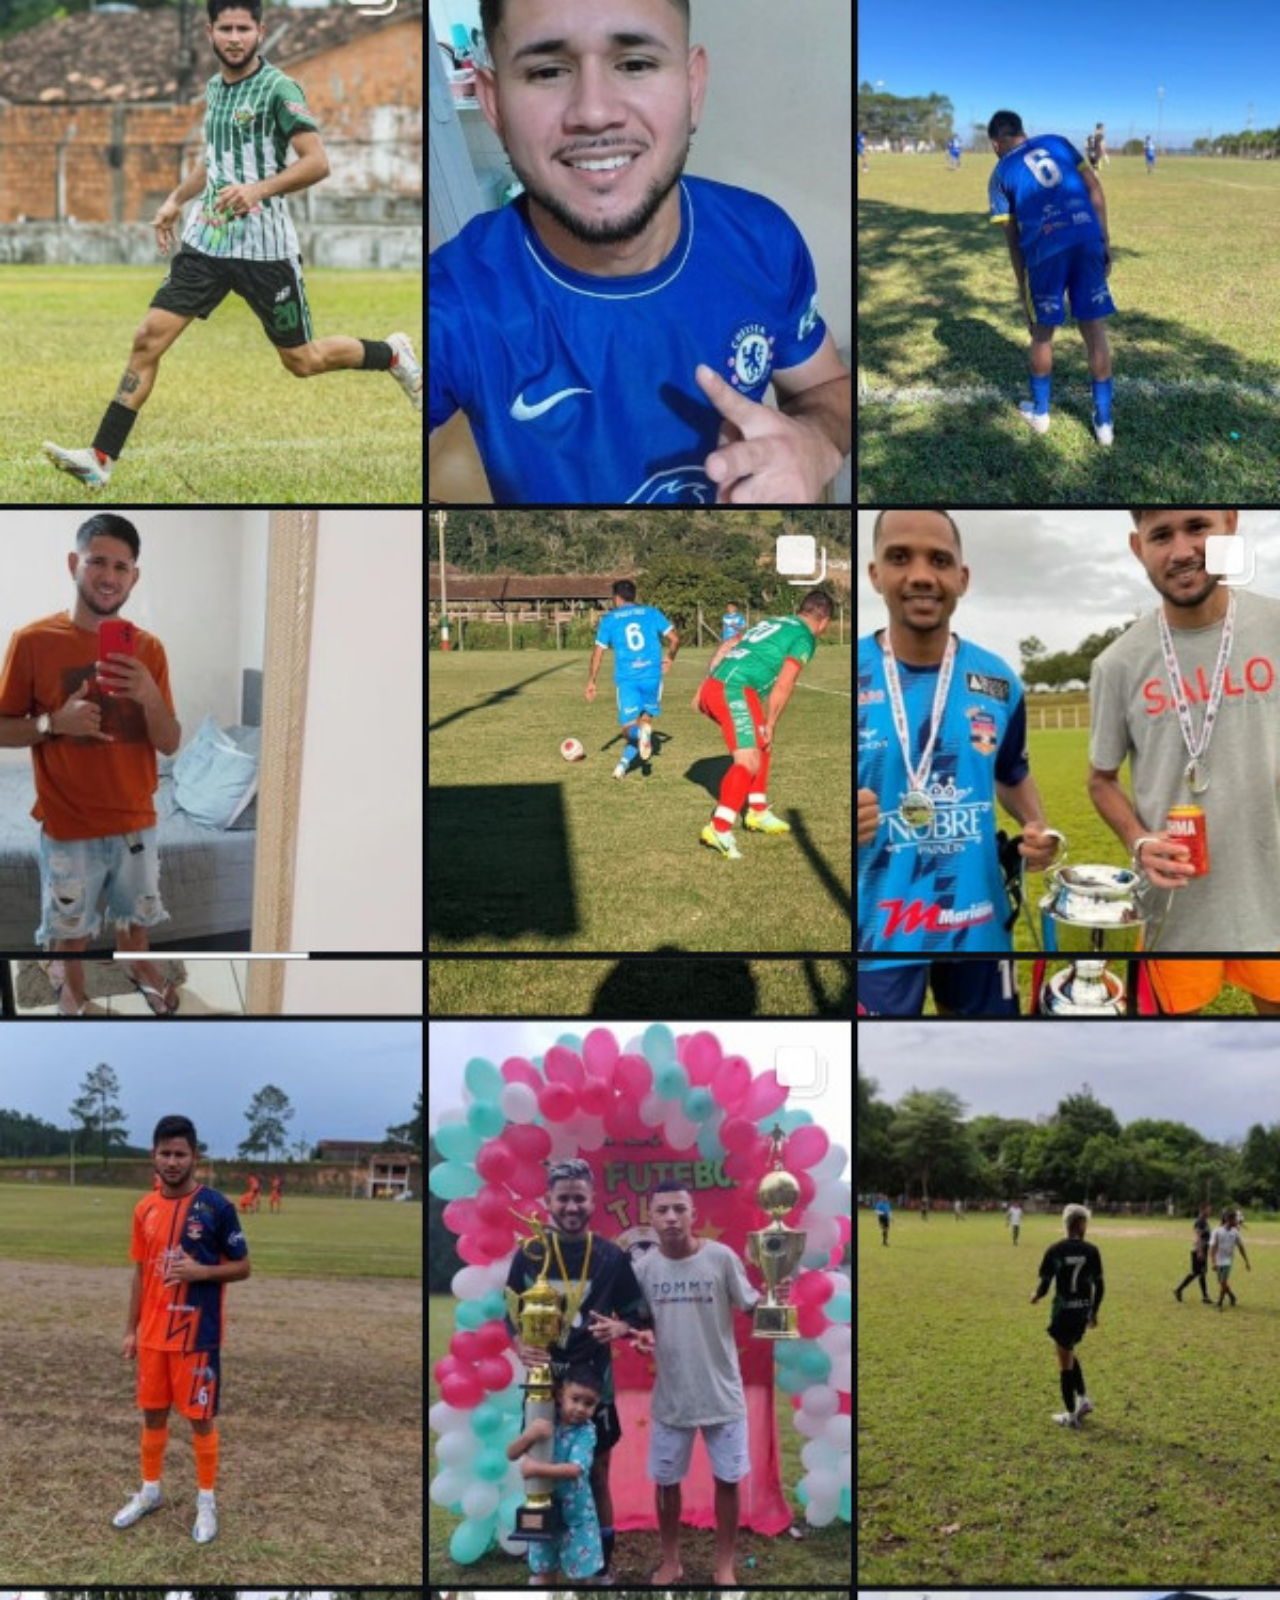
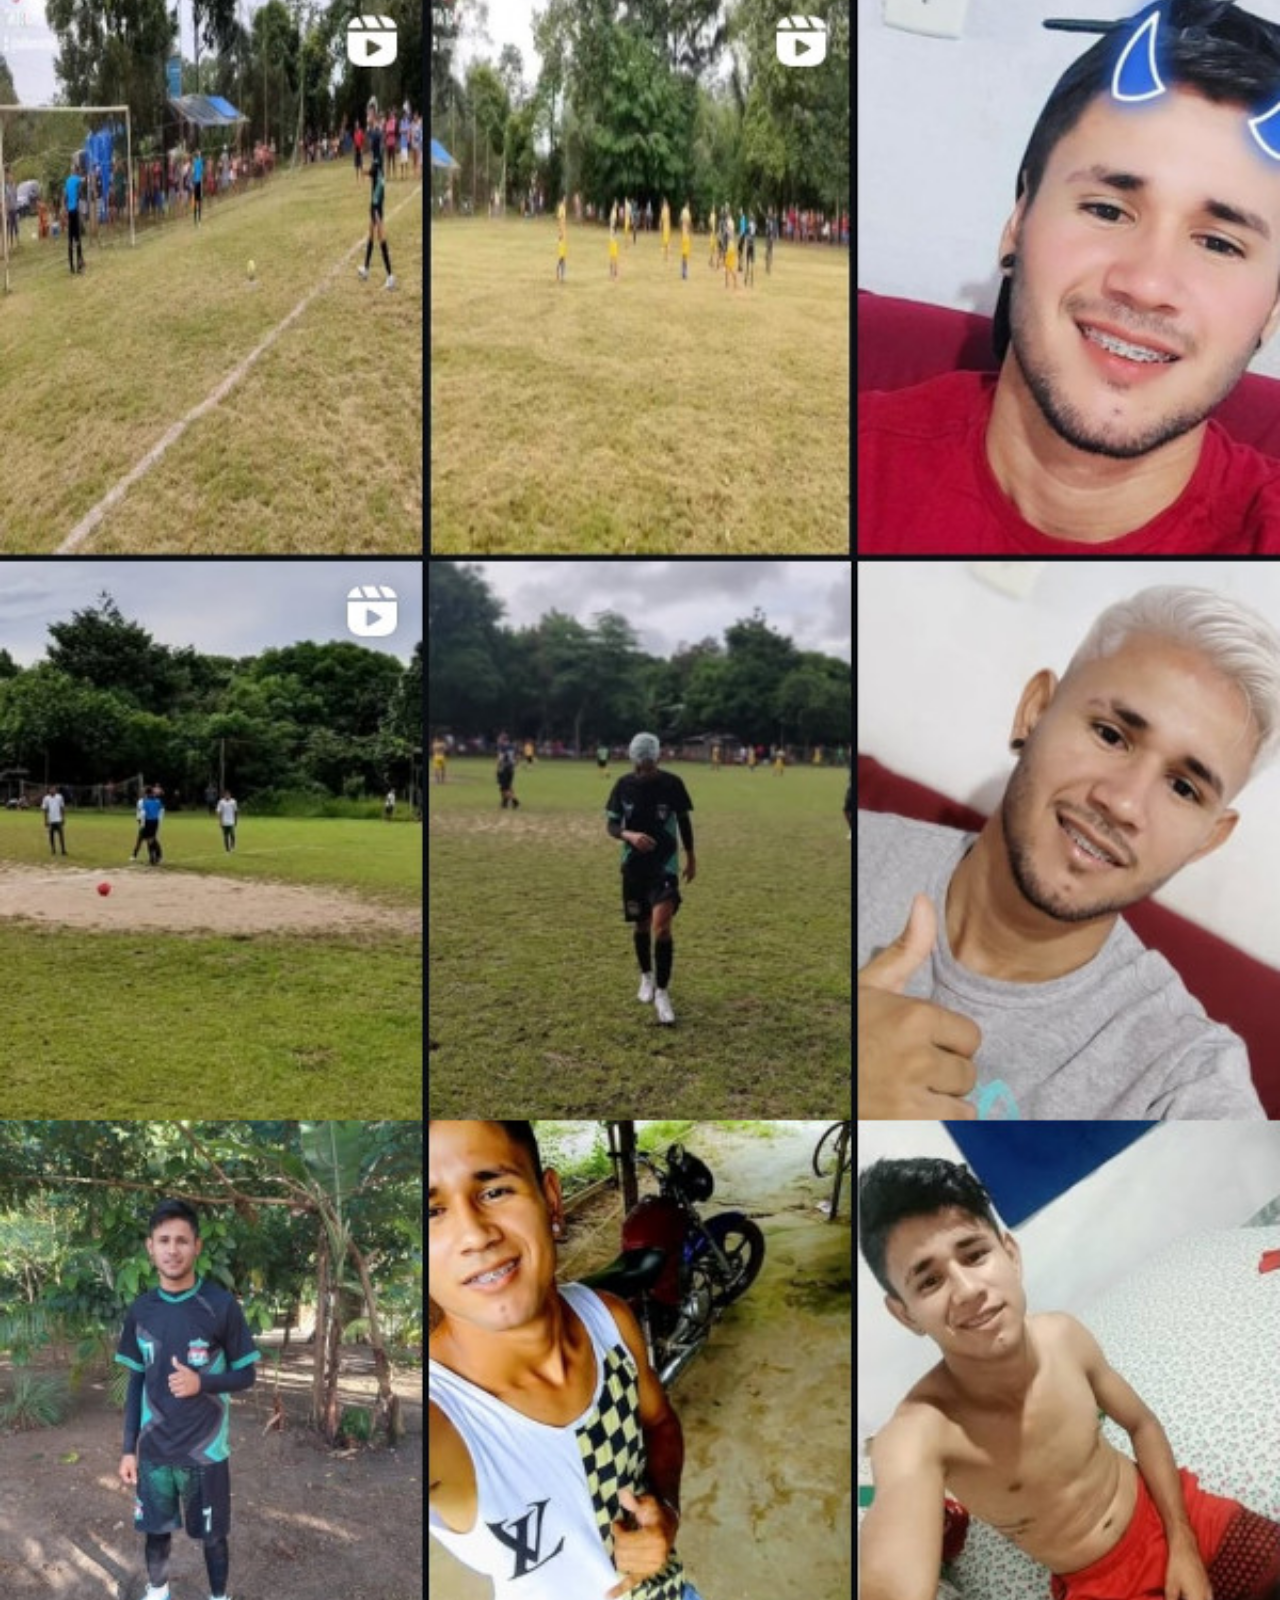
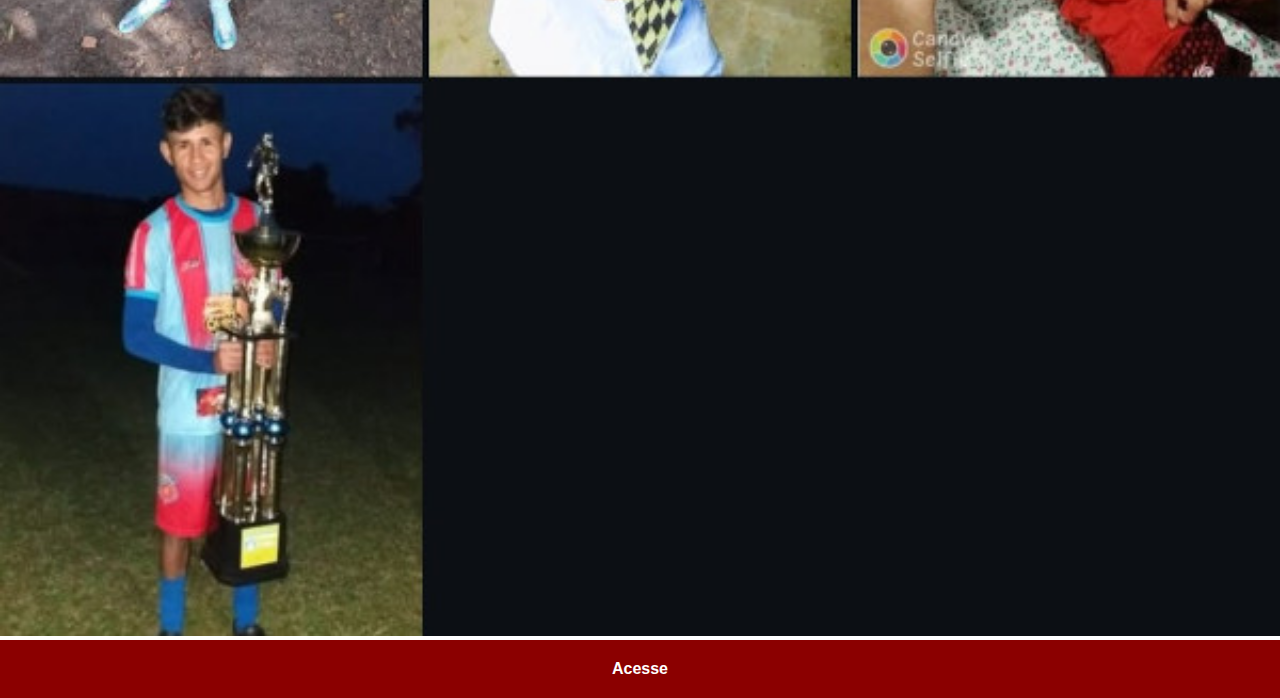
<file: instagram.html>
<!DOCTYPE html>
<html lang="pt-br">
<head>
    <meta charset="UTF-8">
    <meta name="viewport" content="width=device-width, initial-scale=1.0">
    <title>Instagram</title>
    <link rel="stylesheet" href="estilos/social.css">
</head>
<body>
    <img src="imagens/tela-instagram.jpg" alt="Instagram">
    <a href="https://www.instagram.com/_nathan_monteiro_/" target="_blank">Acesse</a>
</body>
</html>
</file>
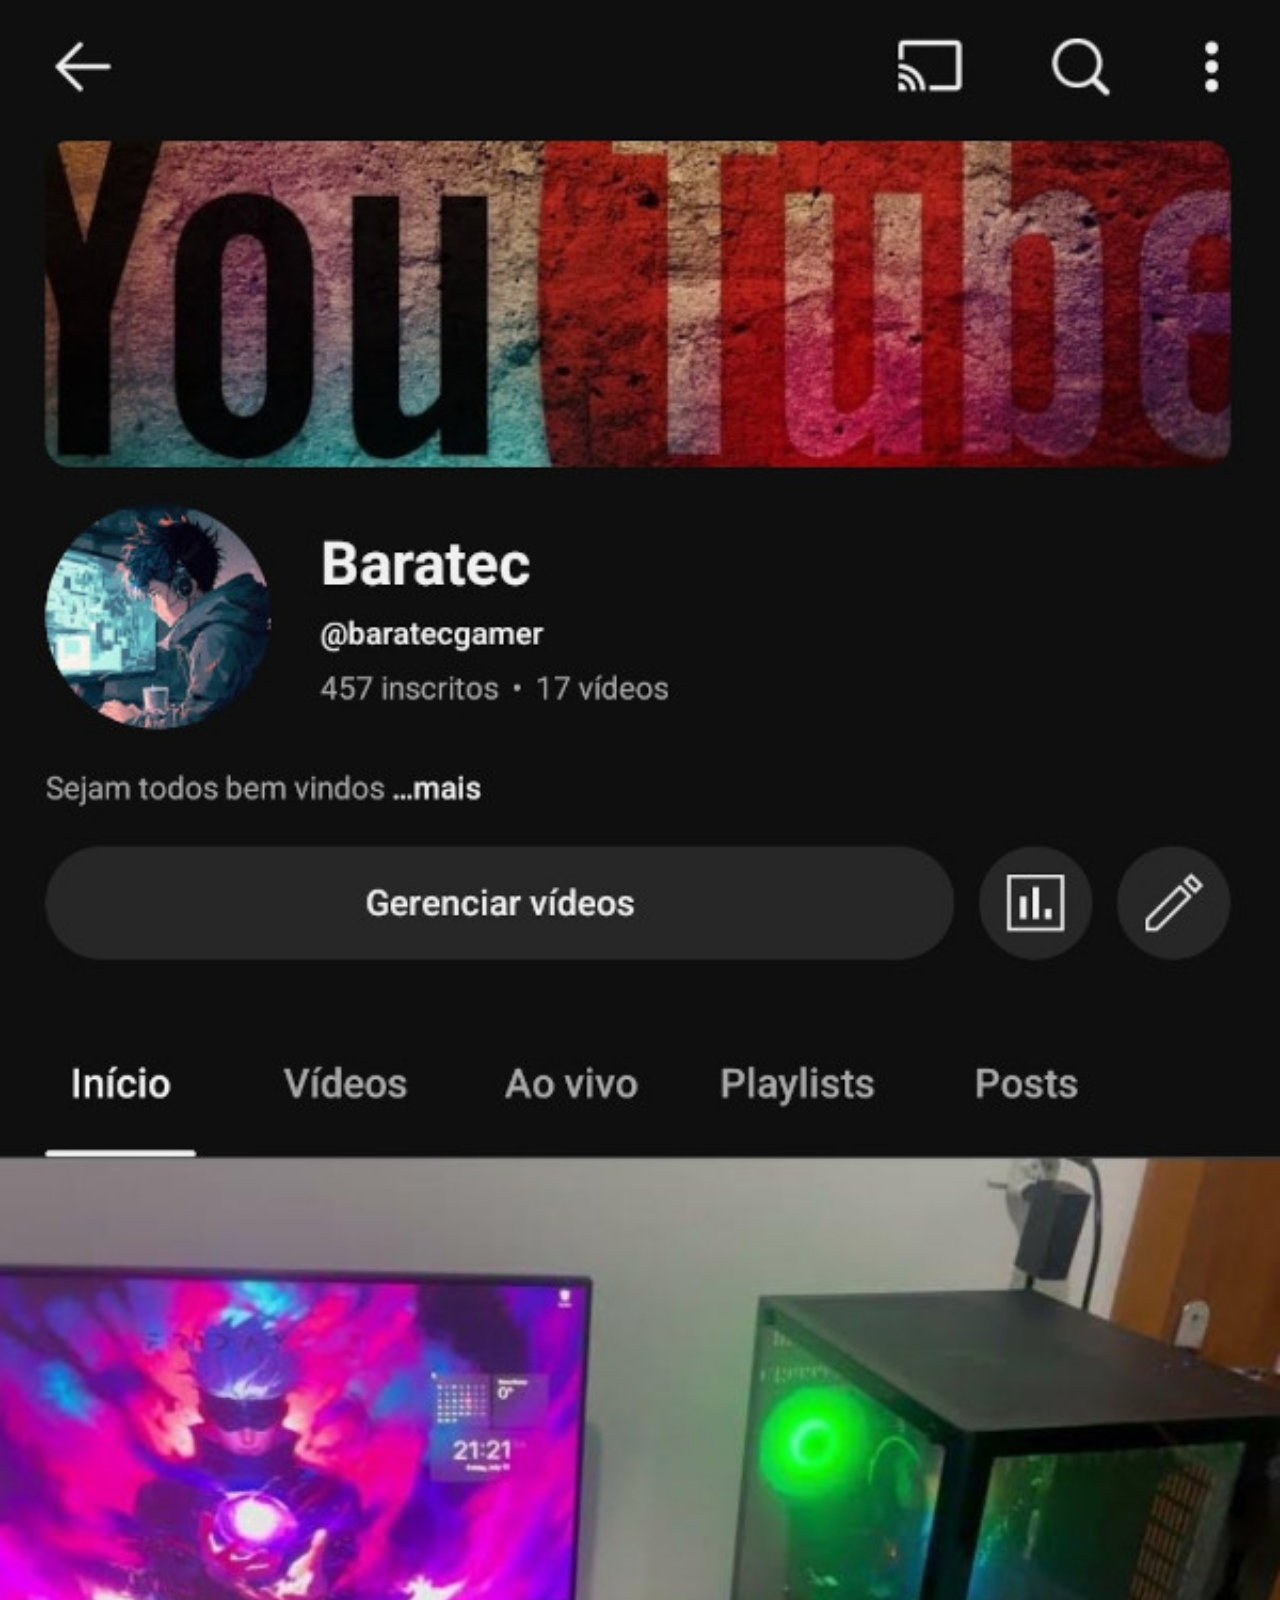
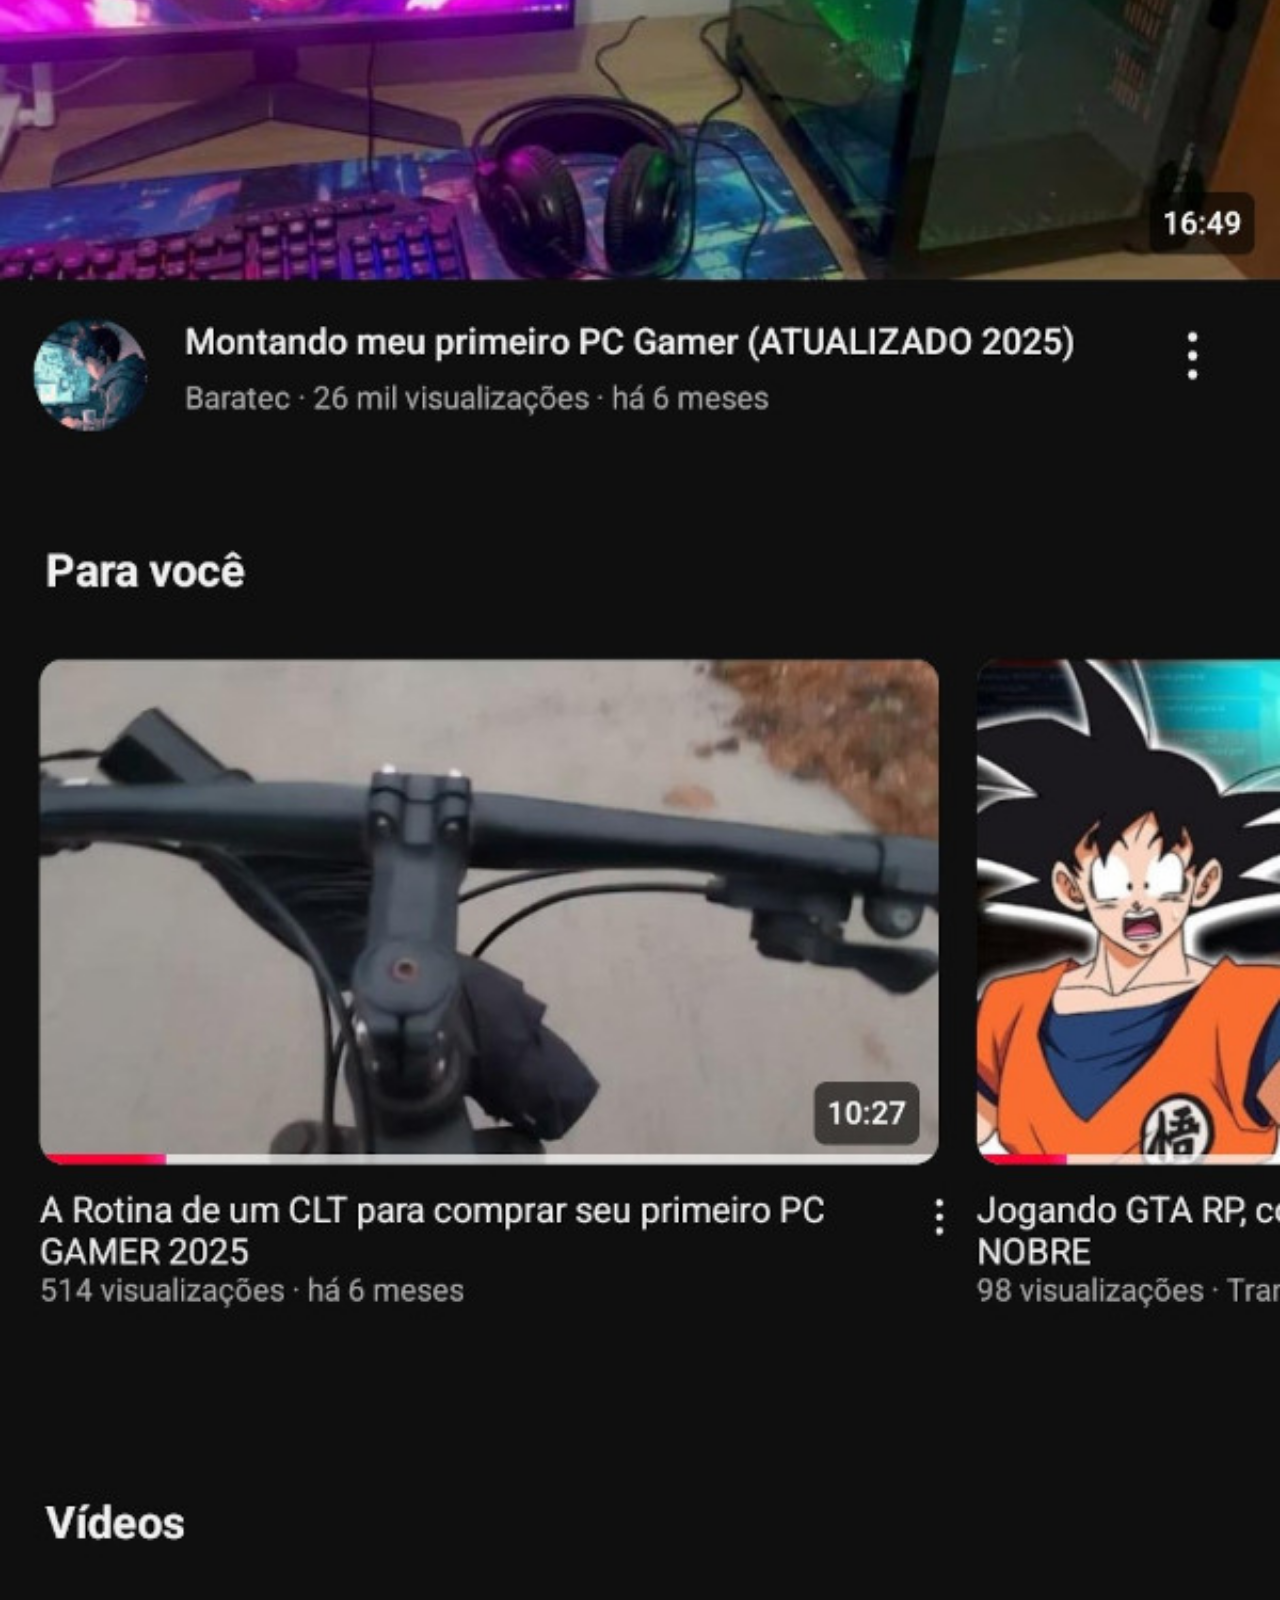
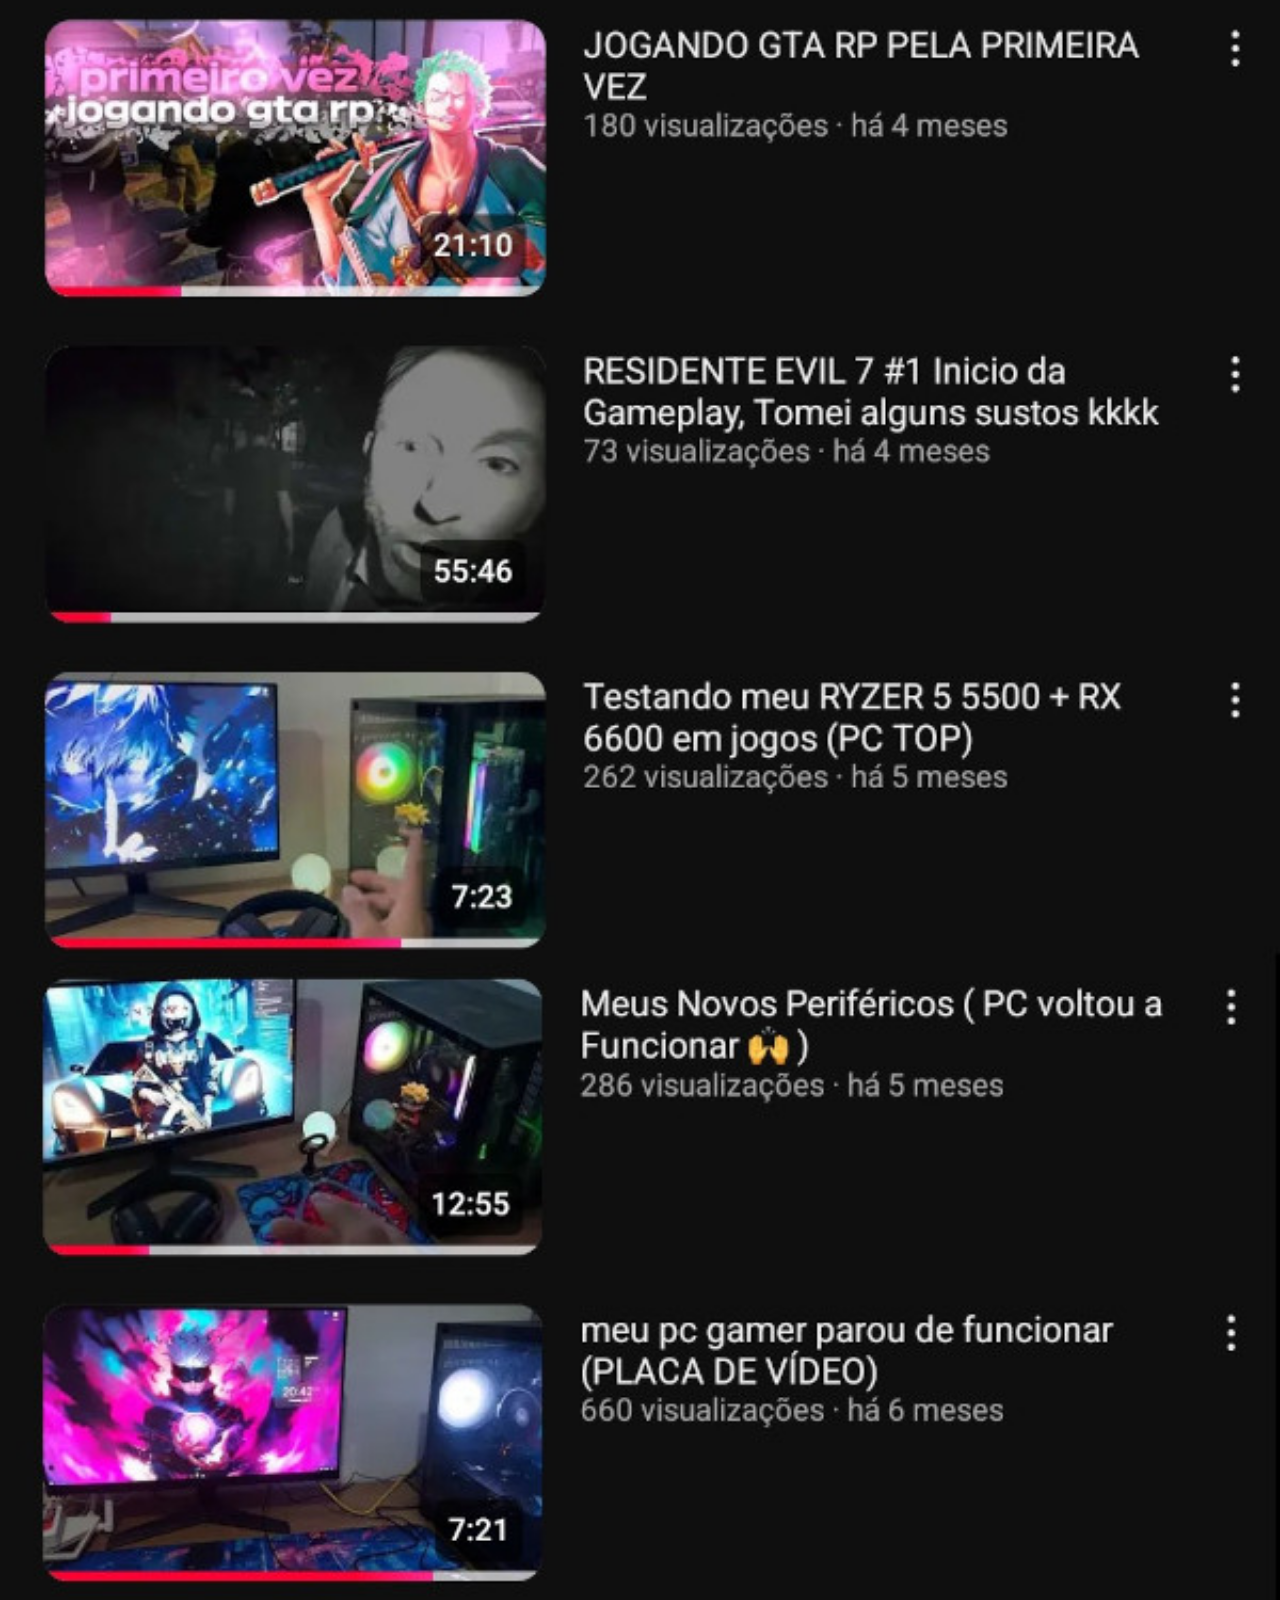
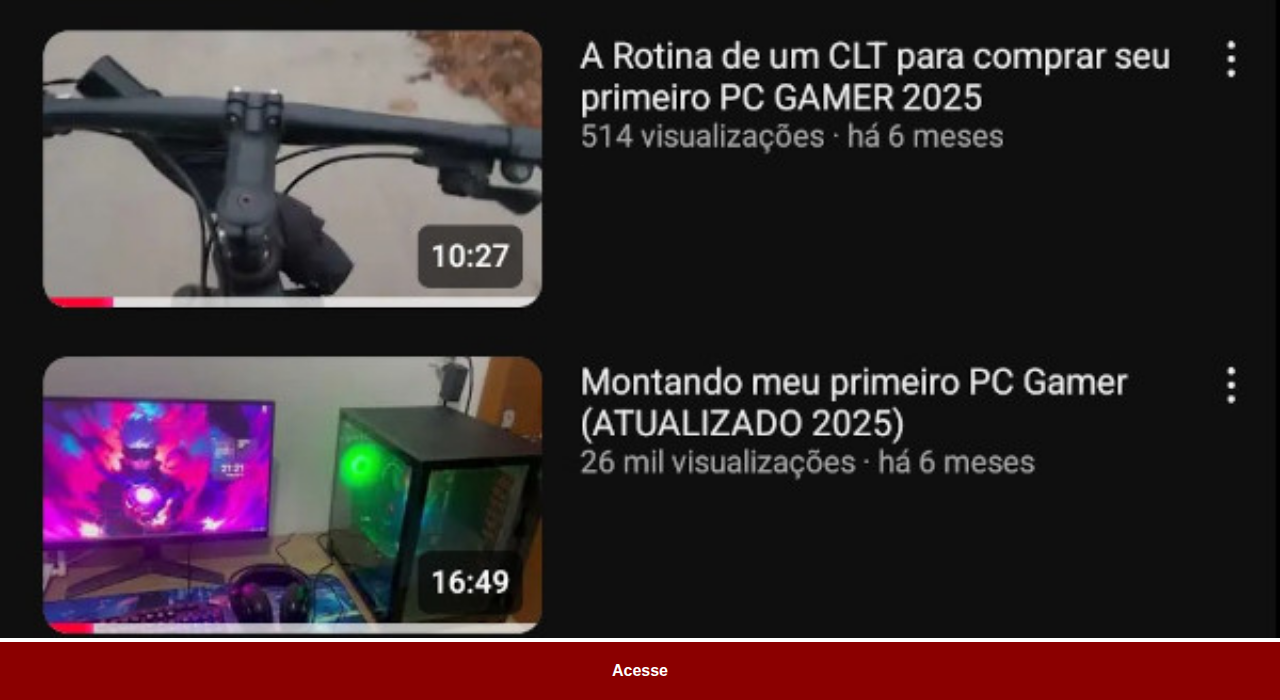
<file: youtube.html>
<!DOCTYPE html>
<html lang="pt-br">
<head>
    <meta charset="UTF-8">
    <meta name="viewport" content="width=device-width, initial-scale=1.0">
    <title>YouTube</title>
    <link rel="stylesheet" href="estilos/social.css">
</head>
<body>
    <img src="imagens/tela-youtube.jpg" alt="YouTube">
    <a href="https://www.youtube.com/@baratecgamer" target="_blank" target="_blank">Acesse</a>
</body>
</html>
</file>
<file: estilos/style.css>
@charset "UTF-8";

*{
    margin: 0px;
    padding: 0px;
    font-family: Arial, Helvetica, sans-serif;
}

html, body {
    height: 100vh;
    width: 100vw;
    background-color: black;

}

body {
    background: url(../imagens/fundo-madeira.jpg) no-repeat top center;
    background-size: cover;
    background-attachment: fixed;
}

main {
    position: relative;
    height: 100vh;
}

section#telefone {
    position: absolute;
    top: 50%;
    left: 50%;
    transform: translate(-50%, -50%);


    height: 627px;
    width: 311px;
    background: url(../imagens/frame-iphone.png) no-repeat;
}

iframe#tela {
    position: relative;
    top: 80px;
    left: 22px;
    width: 267px;
    height: 471px;
}

section#redes-sociais {
    text-align: right;
}

section#redes-sociais img {
    width: 50px;
    margin: 10px;
    border-radius: 50%;
    box-shadow: 2px 2px 5px rgba(32, 5, 5, 0.849);
}

section#redes-sociais img:hover {
    border: 2px solid rgba(230, 216, 216, 0.733);
    transform: translate(-3px, -3px);
    box-shadow: 5px 5px 10px rgb(24, 8, 8);
    transition: transform .3s, border 1s;
}
</file>
<file: estilos/social.css>
@charset "UTF-8";

* {
    margin: 0px;
    padding: 0px;
    font-family: Arial, Helvetica, sans-serif;
}

::-webkit-scrollbar {
    width: 0px;
    height: 0px;
}

img {
    width: 100vw;
}

a {
    display: block;
    background-color: darkred;
    color: white;
    padding: 20px;
    text-align: center;
    font-weight: bolder;
    text-decoration: none;
}

a:hover {
    background-color: red;
}
</file>
